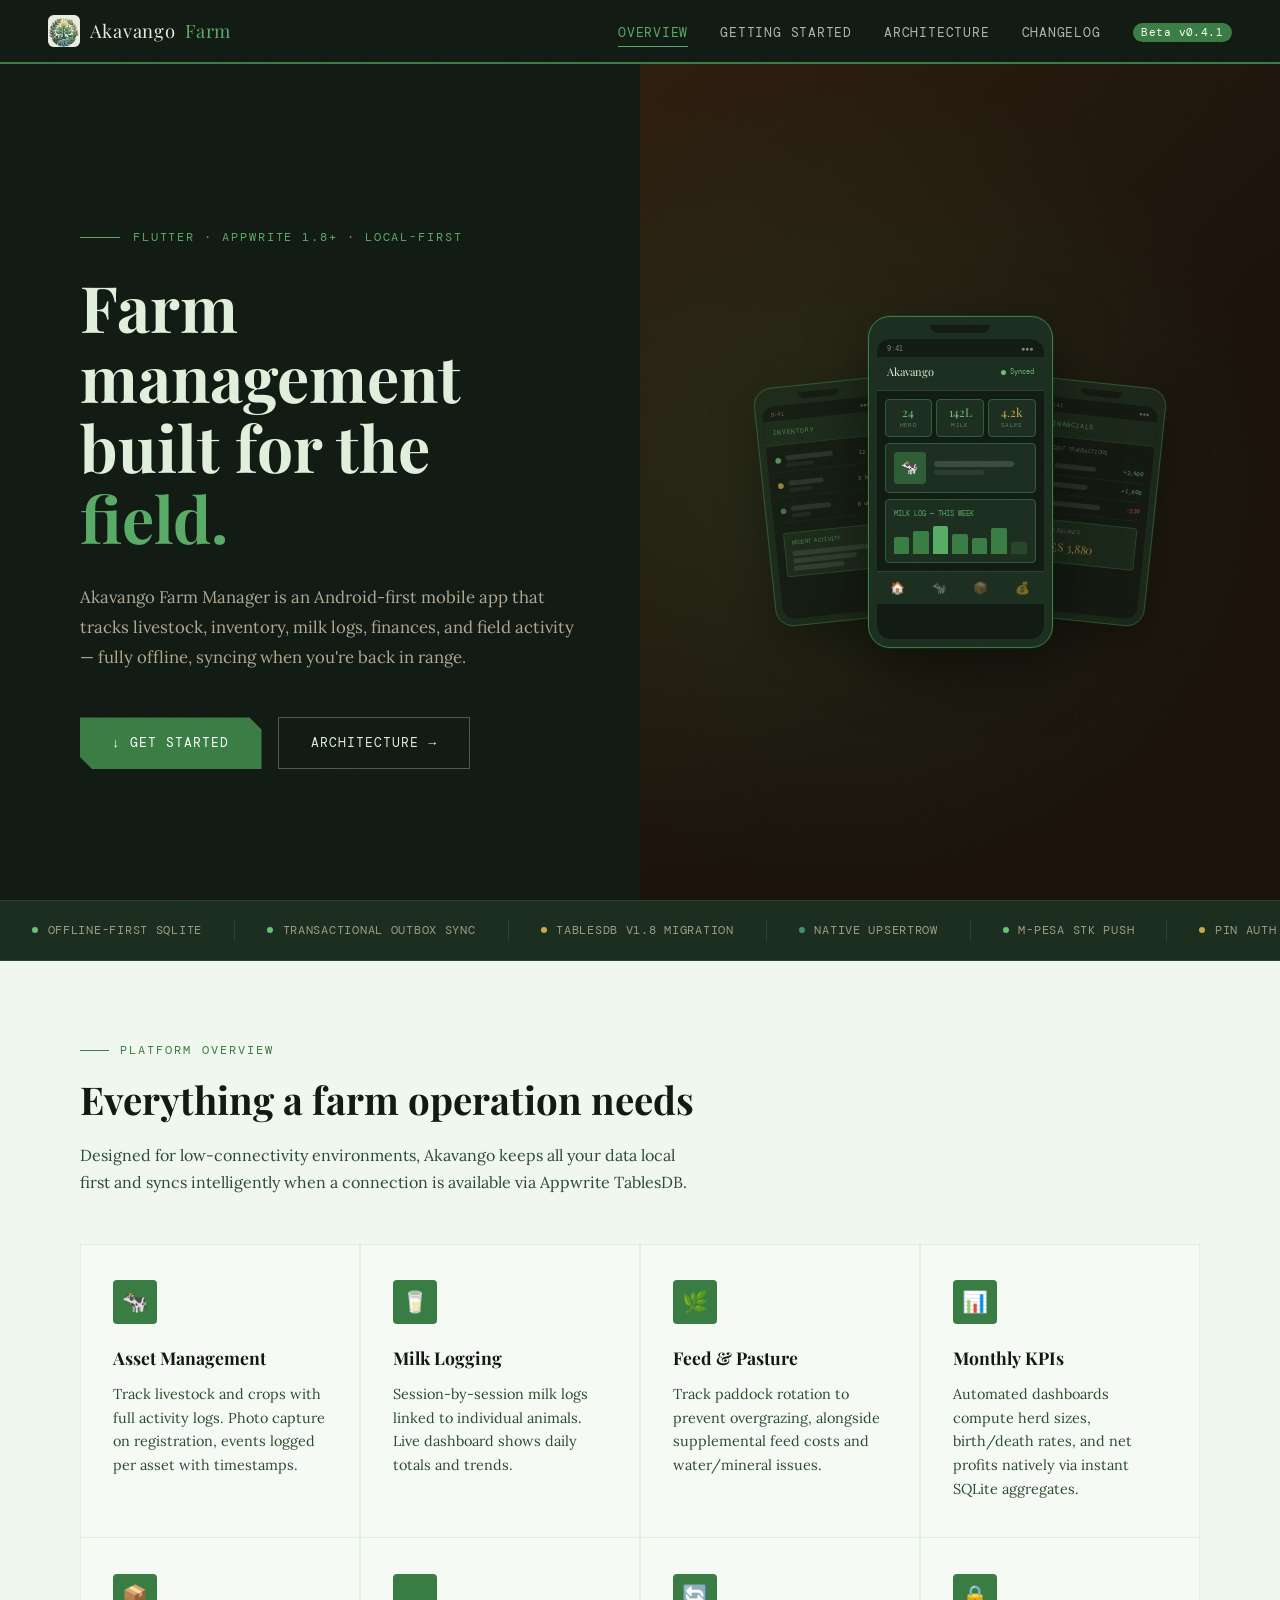
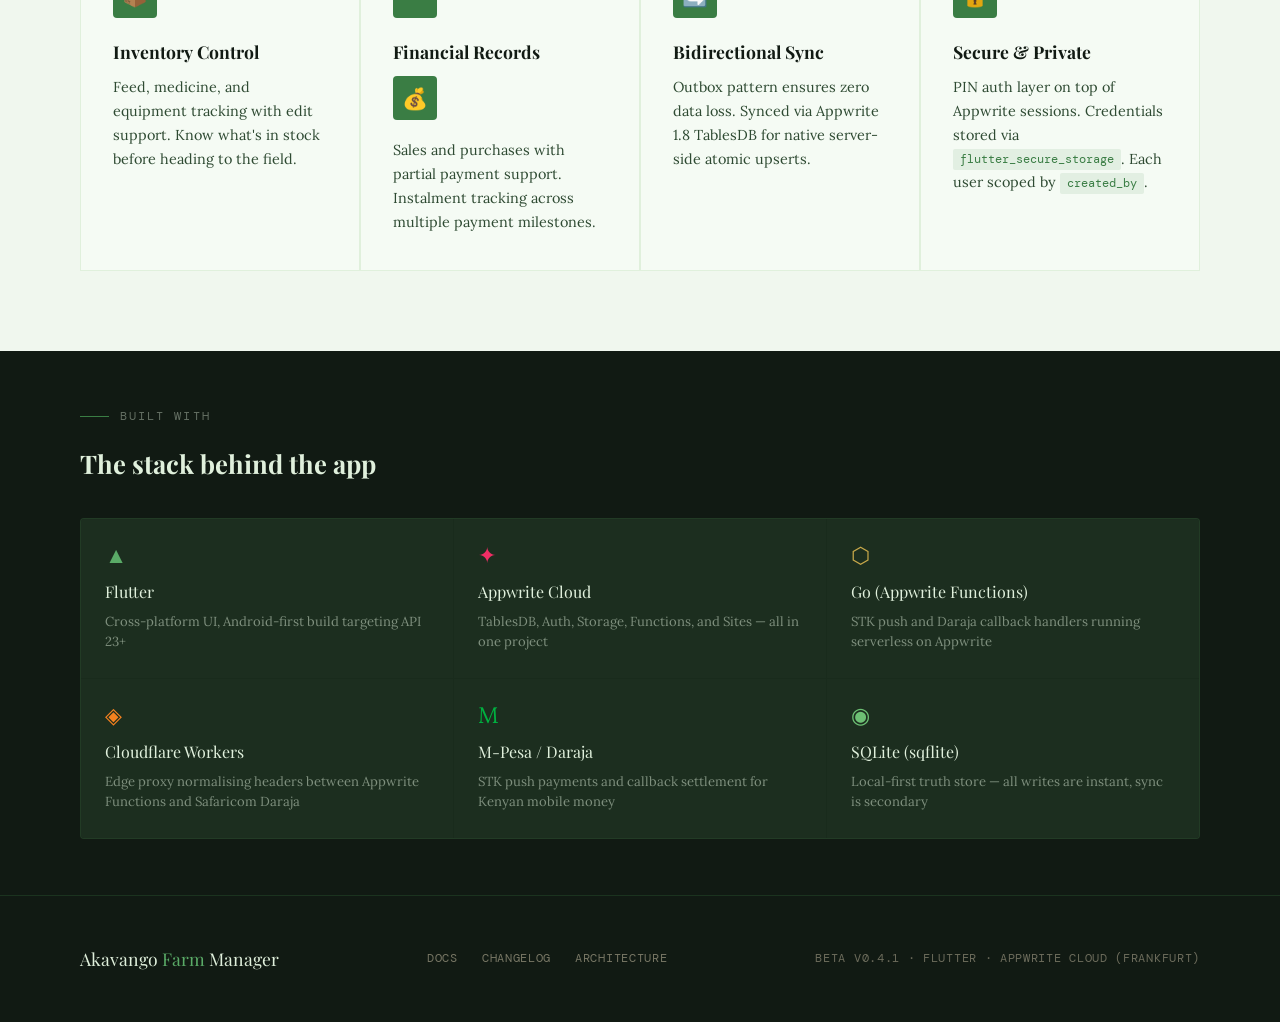
<file: docs/index.html>
<!DOCTYPE html>
<html lang="en">
<head>
<meta charset="UTF-8">
<meta name="viewport" content="width=device-width, initial-scale=1.0">
<title>Akavango Farm Manager — Documentation</title>

<link rel="icon" type="image/png" href="assets/logo.png">
<link rel="apple-touch-icon" href="assets/logo.png">

<link rel="preconnect" href="https://fonts.googleapis.com">
<link href="https://fonts.googleapis.com/css2?family=Playfair+Display:wght@700;900&family=DM+Mono:wght@400;500&family=Lora:ital,wght@0,400;0,600;1,400&display=swap" rel="stylesheet">
<link rel="stylesheet" href="css/styles.css">
</head>
<body>

<nav>
  <a href="#" class="nav-brand" onclick="showPage('home')">
    <div class="logo-mark" id="nav-logo-mark">
      <img src="assets/logo.png" alt="Akavango Logo" onerror="this.parentElement.classList.add('no-logo');this.style.display='none'">
    </div>
    Akavango <span class="accent">Farm</span>
  </a>
  <ul class="nav-links">
    <li><a href="#" onclick="showPage('home')" id="nav-home" class="active">Overview</a></li>
    <li><a href="#" onclick="showPage('start')" id="nav-start">Getting Started</a></li>
    <li><a href="#" onclick="showPage('arch')" id="nav-arch">Architecture</a></li>
    <li><a href="#" onclick="showPage('changelog')" id="nav-changelog">Changelog</a></li>
    <li><span class="nav-badge">Beta v0.4.1</span></li>
  </ul>
  <button class="nav-hamburger" id="hamburger" aria-label="Toggle menu" onclick="toggleDrawer()">
    <span></span><span></span><span></span>
  </button>
</nav>

<div class="nav-drawer" id="nav-drawer">
  <a href="#" onclick="showPage('home');closeDrawer()" id="drawer-home">Overview</a>
  <a href="#" onclick="showPage('start');closeDrawer()" id="drawer-start">Getting Started</a>
  <a href="#" onclick="showPage('arch');closeDrawer()" id="drawer-arch">Architecture</a>
  <a href="#" onclick="showPage('changelog');closeDrawer()" id="drawer-changelog">Changelog</a>
  <span class="nav-badge">Beta v0.4.1</span>
</div>

<div id="page-home" class="page active">

  <div class="hero">
    <div class="hero-left">
      <div class="hero-eyebrow">Flutter · Appwrite 1.8+ · Local-First</div>
      <h1 class="hero-title">Farm management built for the <em>field.</em></h1>
      <p class="hero-desc">Akavango Farm Manager is an Android-first mobile app that tracks livestock, inventory, milk logs, finances, and field activity — fully offline, syncing when you're back in range.</p>
      <div class="hero-ctas">
        <a href="#" class="btn-primary" onclick="showPage('start')">↓ Get Started</a>
        <a href="#" class="btn-ghost" onclick="showPage('arch')">Architecture →</a>
      </div>
    </div>
    <div class="hero-right">
      <div class="hero-visual">
        <div class="screen-showcase">
          <div class="mock-phone mock-back-left">
            <div class="mock-shell">
              <div class="mock-notch"></div>
              <div class="mock-screen">
                <div class="mock-statusbar">
                  <span style="font-size:7px;color:rgba(224,240,220,.5);font-family:DM Mono,monospace">9:41</span>
                  <span style="font-size:7px;color:rgba(224,240,220,.5);font-family:DM Mono,monospace">●●●</span>
                </div>
                <div class="mock-topbar" style="background:#1c2e1f;padding:8px 10px;">
                  <div style="font-family:DM Mono,monospace;font-size:8px;color:#5aab67;letter-spacing:.08em">INVENTORY</div>
                </div>
                <div style="padding:8px 10px;">
                  <div class="mock-row" style="margin-bottom:6px">
                    <div class="mock-item-row"><div class="mock-dot" style="background:#6dbf74"></div><div style="flex:1"><div class="mock-line" style="width:70%"></div><div class="mock-line short" style="width:40%;margin-top:3px;opacity:.5"></div></div><div style="font-family:DM Mono,monospace;font-size:7px;color:#c8a84a">12 kg</div></div>
                  </div>
                  <div class="mock-row" style="margin-bottom:6px">
                    <div class="mock-item-row"><div class="mock-dot" style="background:#c8a84a"></div><div style="flex:1"><div class="mock-line" style="width:55%"></div><div class="mock-line short" style="width:35%;margin-top:3px;opacity:.5"></div></div><div style="font-family:DM Mono,monospace;font-size:7px;color:#c8a84a">3 bags</div></div>
                  </div>
                  <div class="mock-row">
                    <div class="mock-item-row"><div class="mock-dot" style="background:#4a8c6f"></div><div style="flex:1"><div class="mock-line" style="width:65%"></div><div class="mock-line short" style="width:30%;margin-top:3px;opacity:.5"></div></div><div style="font-family:DM Mono,monospace;font-size:7px;color:#c8a84a">6 units</div></div>
                  </div>
                </div>
                <div style="padding:0 10px;margin-top:4px">
                  <div style="background:#1c2e1f;border-radius:3px;padding:6px 8px;border:1px solid #2e5e35">
                    <div style="font-family:DM Mono,monospace;font-size:7px;color:#5aab67;margin-bottom:4px">RECENT ACTIVITY</div>
                    <div class="mock-line" style="width:90%;margin-bottom:3px"></div>
                    <div class="mock-line" style="width:75%;margin-bottom:3px"></div>
                    <div class="mock-line" style="width:60%"></div>
                  </div>
                </div>
              </div>
            </div>
          </div>

          <div class="mock-phone mock-center">
            <div class="mock-shell">
              <div class="mock-notch"></div>
              <div class="mock-screen">
                <div class="mock-statusbar">
                  <span style="font-size:7px;color:rgba(224,240,220,.5);font-family:DM Mono,monospace">9:41</span>
                  <span style="font-size:7px;color:rgba(224,240,220,.5);font-family:DM Mono,monospace">●●●</span>
                </div>
                <div class="mock-topbar">
                  <div style="font-family:'Playfair Display',serif;font-size:11px;color:#e0f0dc">Akavango</div>
                  <div class="mock-sync-dot"><span></span>Synced</div>
                </div>
                <div class="mock-stats-row">
                  <div class="mock-stat-card">
                    <div class="mock-stat-num">24</div>
                    <div class="mock-stat-label">Herd</div>
                  </div>
                  <div class="mock-stat-card">
                    <div class="mock-stat-num">142L</div>
                    <div class="mock-stat-label">Milk</div>
                  </div>
                  <div class="mock-stat-card">
                    <div class="mock-stat-num" style="color:#c8a84a">4.2k</div>
                    <div class="mock-stat-label">Sales</div>
                  </div>
                </div>
                <div style="padding:0 8px;margin-bottom:6px">
                  <div style="background:#1c2e1f;border-radius:4px;padding:8px;border:1px solid #2e5e35;display:flex;gap:8px;align-items:center">
                    <div style="width:32px;height:32px;border-radius:3px;background:#2e5e35;flex-shrink:0;display:flex;align-items:center;justify-content:center;font-size:14px">🐄</div>
                    <div>
                      <div class="mock-line" style="width:80px;margin-bottom:3px"></div>
                      <div class="mock-line short" style="width:50px;opacity:.5"></div>
                    </div>
                  </div>
                </div>
                <div style="padding:0 8px">
                  <div style="background:#1c2e1f;border-radius:4px;padding:8px;border:1px solid #2e5e35">
                    <div style="font-family:DM Mono,monospace;font-size:7px;color:#5aab67;margin-bottom:6px">MILK LOG — THIS WEEK</div>
                    <div style="display:flex;align-items:flex-end;gap:4px;height:28px">
                      <div style="flex:1;background:#3a7d44;border-radius:2px 2px 0 0;height:60%"></div>
                      <div style="flex:1;background:#3a7d44;border-radius:2px 2px 0 0;height:80%"></div>
                      <div style="flex:1;background:#5aab67;border-radius:2px 2px 0 0;height:100%"></div>
                      <div style="flex:1;background:#3a7d44;border-radius:2px 2px 0 0;height:70%"></div>
                      <div style="flex:1;background:#3a7d44;border-radius:2px 2px 0 0;height:55%"></div>
                      <div style="flex:1;background:#3a7d44;border-radius:2px 2px 0 0;height:90%"></div>
                      <div style="flex:1;background:#2e5e35;border-radius:2px 2px 0 0;height:40%;opacity:.5"></div>
                    </div>
                  </div>
                </div>
                <div class="mock-bottomnav">
                  <div class="mock-nav-item active">🏠</div>
                  <div class="mock-nav-item">🐄</div>
                  <div class="mock-nav-item">📦</div>
                  <div class="mock-nav-item">💰</div>
                </div>
              </div>
            </div>
          </div>

          <div class="mock-phone mock-back-right">
            <div class="mock-shell">
              <div class="mock-notch"></div>
              <div class="mock-screen">
                <div class="mock-statusbar">
                  <span style="font-size:7px;color:rgba(224,240,220,.5);font-family:DM Mono,monospace">9:41</span>
                  <span style="font-size:7px;color:rgba(224,240,220,.5);font-family:DM Mono,monospace">●●●</span>
                </div>
                <div class="mock-topbar" style="background:#1c2e1f;padding:8px 10px;">
                  <div style="font-family:DM Mono,monospace;font-size:8px;color:#5aab67;letter-spacing:.08em">FINANCIALS</div>
                </div>
                <div style="padding:8px 10px">
                  <div style="font-family:DM Mono,monospace;font-size:7px;color:rgba(224,240,220,.4);margin-bottom:4px">RECENT TRANSACTIONS</div>
                  <div class="mock-finance-row">
                    <div class="mock-dot" style="background:#6dbf74"></div>
                    <div style="flex:1"><div class="mock-line" style="width:65%"></div></div>
                    <div style="font-family:DM Mono,monospace;font-size:7px;color:#6dbf74">+2,400</div>
                  </div>
                  <div class="mock-finance-row">
                    <div class="mock-dot" style="background:#6dbf74"></div>
                    <div style="flex:1"><div class="mock-line" style="width:55%"></div></div>
                    <div style="font-family:DM Mono,monospace;font-size:7px;color:#6dbf74">+1,800</div>
                  </div>
                  <div class="mock-finance-row">
                    <div class="mock-dot" style="background:#e05a4a"></div>
                    <div style="flex:1"><div class="mock-line" style="width:70%"></div></div>
                    <div style="font-family:DM Mono,monospace;font-size:7px;color:#e05a4a">−320</div>
                  </div>
                  <div style="margin-top:8px;background:#1c2e1f;border-radius:3px;padding:6px 8px;border:1px solid #2e5e35">
                    <div style="font-family:DM Mono,monospace;font-size:7px;color:rgba(224,240,220,.4)">NET BALANCE</div>
                    <div style="font-family:'Playfair Display',serif;font-size:14px;color:#c8a84a;margin-top:2px">KES 3,880</div>
                  </div>
                </div>
              </div>
            </div>
          </div>
        </div>
      </div>
    </div>
  </div>

  <div class="features-strip">
    <div class="features-strip-track">
      <div class="feature-chip"><div class="dot"></div><span>Offline-first SQLite</span></div>
      <div class="feature-chip"><div class="dot"></div><span>Transactional outbox sync</span></div>
      <div class="feature-chip"><div class="dot" style="background:var(--harvest)"></div><span>TablesDB v1.8 Migration</span></div>
      <div class="feature-chip"><div class="dot" style="background:var(--river)"></div><span>Native upsertRow</span></div>
      <div class="feature-chip"><div class="dot"></div><span>M-Pesa STK push</span></div>
      <div class="feature-chip"><div class="dot" style="background:var(--harvest)"></div><span>PIN auth layer</span></div>
      <div class="feature-chip"><div class="dot" style="background:var(--river)"></div><span>Bidirectional sync</span></div>
      <div class="feature-chip"><div class="dot"></div><span>Appwrite Functions · Go</span></div>
      <div class="feature-chip"><div class="dot" style="background:var(--harvest)"></div><span>Feed & Pasture logs</span></div>
      <div class="feature-chip"><div class="dot" style="background:var(--river)"></div><span>Appwrite Sites</span></div>
      <div class="feature-chip"><div class="dot"></div><span>Android-first</span></div>
      <div class="feature-chip"><div class="dot"></div><span>Offline-first SQLite</span></div>
      <div class="feature-chip"><div class="dot"></div><span>Transactional outbox sync</span></div>
      <div class="feature-chip"><div class="dot" style="background:var(--harvest)"></div><span>TablesDB v1.8 Migration</span></div>
      <div class="feature-chip"><div class="dot" style="background:var(--river)"></div><span>Native upsertRow</span></div>
      <div class="feature-chip"><div class="dot"></div><span>M-Pesa STK push</span></div>
      <div class="feature-chip"><div class="dot" style="background:var(--harvest)"></div><span>PIN auth layer</span></div>
      <div class="feature-chip"><div class="dot" style="background:var(--river)"></div><span>Bidirectional sync</span></div>
      <div class="feature-chip"><div class="dot"></div><span>Appwrite Functions · Go</span></div>
      <div class="feature-chip"><div class="dot" style="background:var(--harvest)"></div><span>Feed & Pasture logs</span></div>
      <div class="feature-chip"><div class="dot" style="background:var(--river)"></div><span>Appwrite Sites</span></div>
      <div class="feature-chip"><div class="dot"></div><span>Android-first</span></div>
    </div>
  </div>

  <section style="background:var(--fog);">
    <div class="section-label">Platform Overview</div>
    <h2 class="section-title">Everything a farm operation needs</h2>
    <p class="section-sub">Designed for low-connectivity environments, Akavango keeps all your data local first and syncs intelligently when a connection is available via Appwrite TablesDB.</p>
    <div class="feature-grid">
      <div class="feature-card fade-up">
        <div class="feature-icon">🐄</div>
        <h3>Asset Management</h3>
        <p>Track livestock and crops with full activity logs. Photo capture on registration, events logged per asset with timestamps.</p>
      </div>
      <div class="feature-card fade-up">
        <div class="feature-icon">🥛</div>
        <h3>Milk Logging</h3>
        <p>Session-by-session milk logs linked to individual animals. Live dashboard shows daily totals and trends.</p>
      </div>
      <div class="feature-card fade-up">
        <div class="feature-icon">🌿</div>
        <h3>Feed & Pasture</h3>
        <p>Track paddock rotation to prevent overgrazing, alongside supplemental feed costs and water/mineral issues.</p>
      </div>
      <div class="feature-card fade-up">
        <div class="feature-icon">📊</div>
        <h3>Monthly KPIs</h3>
        <p>Automated dashboards compute herd sizes, birth/death rates, and net profits natively via instant SQLite aggregates.</p>
      </div>
      <div class="feature-card fade-up">
        <div class="feature-icon">📦</div>
        <h3>Inventory Control</h3>
        <p>Feed, medicine, and equipment tracking with edit support. Know what's in stock before heading to the field.</p>
      </div>
      <div class="feature-card fade-up">
        <div class="feature-icon"></div>
        <h3>Financial Records</h3>
        <div class="feature-icon">💰</div>
        <p>Sales and purchases with partial payment support. Instalment tracking across multiple payment milestones.</p>
      </div>
      <div class="feature-card fade-up">
        <div class="feature-icon">🔄</div>
        <h3>Bidirectional Sync</h3>
        <p>Outbox pattern ensures zero data loss. Synced via Appwrite 1.8 TablesDB for native server-side atomic upserts.</p>
      </div>
      <div class="feature-card fade-up">
        <div class="feature-icon">🔒</div>
        <h3>Secure &amp; Private</h3>
        <p>PIN auth layer on top of Appwrite sessions. Credentials stored via <code>flutter_secure_storage</code>. Each user scoped by <code>created_by</code>.</p>
      </div>
    </div>
  </section>

  <section style="background:var(--soil);padding:3.5rem 5rem;">
    <div class="section-label" style="color:rgba(224,240,220,.4);">Built with</div>
    <h2 style="font-family:var(--font-display);font-size:1.6rem;color:var(--straw);margin-bottom:2rem;">The stack behind the app</h2>
    <div class="powered-grid">
      <div class="powered-card">
        <div class="powered-icon">▲</div>
        <div class="powered-name">Flutter</div>
        <div class="powered-desc">Cross-platform UI, Android-first build targeting API 23+</div>
      </div>
      <div class="powered-card">
        <div class="powered-icon" style="color:#f02e65;">✦</div>
        <div class="powered-name">Appwrite Cloud</div>
        <div class="powered-desc">TablesDB, Auth, Storage, Functions, and Sites — all in one project</div>
      </div>
      <div class="powered-card">
        <div class="powered-icon" style="color:#c8a84a;">⬡</div>
        <div class="powered-name">Go (Appwrite Functions)</div>
        <div class="powered-desc">STK push and Daraja callback handlers running serverless on Appwrite</div>
      </div>
      <div class="powered-card">
        <div class="powered-icon" style="color:#f6821f;">◈</div>
        <div class="powered-name">Cloudflare Workers</div>
        <div class="powered-desc">Edge proxy normalising headers between Appwrite Functions and Safaricom Daraja</div>
      </div>
      <div class="powered-card">
        <div class="powered-icon" style="color:#00b140;">M</div>
        <div class="powered-name">M-Pesa / Daraja</div>
        <div class="powered-desc">STK push payments and callback settlement for Kenyan mobile money</div>
      </div>
      <div class="powered-card">
        <div class="powered-icon" style="color:#6dbf74;">◉</div>
        <div class="powered-name">SQLite (sqflite)</div>
        <div class="powered-desc">Local-first truth store — all writes are instant, sync is secondary</div>
      </div>
    </div>
  </section>

  <footer>
    <div class="footer-brand">Akavango <span>Farm</span> Manager</div>
    <div class="footer-links">
      <a href="#" onclick="showPage('start')">Docs</a>
      <a href="#" onclick="showPage('changelog')">Changelog</a>
      <a href="#" onclick="showPage('arch')">Architecture</a>
    </div>
    <div class="footer-meta">Beta v0.4.1 · Flutter · Appwrite Cloud (Frankfurt)</div>
  </footer>
</div>

<div id="page-start" class="page">
<div class="docs-layout">
  <aside class="docs-sidebar">
    <div class="sidebar-group">
      <div class="sidebar-group-label">Introduction</div>
      <a href="#" class="sidebar-link active" onclick="scrollDoc('gs-intro',this)">Overview</a>
      <a href="#" class="sidebar-link" onclick="scrollDoc('gs-prereq',this)">Prerequisites</a>
    </div>
    <div class="sidebar-group">
      <div class="sidebar-group-label">Installation</div>
      <a href="#" class="sidebar-link" onclick="scrollDoc('gs-flutter',this)">Flutter Setup</a>
      <a href="#" class="sidebar-link" onclick="scrollDoc('gs-appwrite',this)">Appwrite Console</a>
      <a href="#" class="sidebar-link" onclick="scrollDoc('gs-env',this)">Environment Config</a>
    </div>
    <div class="sidebar-group">
      <div class="sidebar-group-label">Run & Build</div>
      <a href="#" class="sidebar-link" onclick="scrollDoc('gs-run',this)">First Run</a>
      <a href="#" class="sidebar-link" onclick="scrollDoc('gs-build',this)">Release Build</a>
    </div>
    <div class="sidebar-group">
      <div class="sidebar-group-label">Reference</div>
      <a href="#" class="sidebar-link" onclick="scrollDoc('gs-envvars',this)">All Config Values</a>
      <a href="#" class="sidebar-link" onclick="scrollDoc('gs-known',this)">Known Issues</a>
    </div>
  </aside>
  <main class="docs-content">
    <h1 id="gs-intro">Getting Started</h1>
    <p class="lead">Get Akavango Farm Manager running on your Android device. The app uses <strong>Appwrite 1.8.0+</strong> terminology: "Tables" and "Rows". Appwrite Cloud (Frankfurt region) handles the backend — you'll need a free Appwrite account.</p>

    <h2 id="gs-prereq">Prerequisites</h2>
    <ul>
      <li>Flutter SDK <strong>≥ 3.19</strong> (<code>flutter --version</code> to check)</li>
      <li>Dart SDK included with Flutter</li>
      <li>Android Studio or VS Code with Flutter extension</li>
      <li>Android device or emulator — API level 23 (Android 6) minimum</li>
      <li>An <a href="https://cloud.appwrite.io" style="color:var(--terracotta)">Appwrite Cloud</a> account (free tier works)</li>
      <li>Git</li>
    </ul>

    <div class="callout info"><strong>iOS note:</strong> The architecture is iOS-ready. You'll need Xcode on macOS and an Apple Developer account for device builds.</div>

    <h2 id="gs-flutter">Flutter Setup</h2>
    <div class="step-list">
      <div class="step">
        <div class="step-num">1</div>
        <div class="step-body">
          <h4>Clone the repository</h4>
          <pre><code>git clone https://github.com/your-org/akavango-farm.git
cd akavango-farm</code></pre>
        </div>
      </div>
      <div class="step">
        <div class="step-num">2</div>
        <div class="step-body">
          <h4>Install dependencies</h4>
          <pre><code>flutter pub get</code></pre>
          <p>Key packages from <code>pubspec.yaml</code>:</p>
          <ul>
            <li><code>appwrite: ^21.0.0</code> — Appwrite Dart/Flutter SDK</li>
            <li><code>sqflite</code> — SQLite local database</li>
            <li><code>image_picker</code> — Camera and gallery access</li>
            <li><code>flutter_image_compress</code> — JPEG compression to ~200KB</li>
            <li><code>flutter_secure_storage</code> — Session persistence</li>
          </ul>
        </div>
      </div>
      <div class="step">
        <div class="step-num">3</div>
        <div class="step-body">
          <h4>Verify Flutter doctor</h4>
          <pre><code>flutter doctor -v</code></pre>
          <p>All Android toolchain items should show ✓. Xcode warnings are acceptable if targeting Android only.</p>
        </div>
      </div>
    </div>

    <h2 id="gs-appwrite">Appwrite Console Setup</h2>
    <p>Log in to <strong>cloud.appwrite.io</strong>, select your project, and confirm the following are created:</p>

    <h3>Project &amp; Database IDs</h3>
    <pre><code>Project ID : YOUR_PROJECT_ID
Database ID: YOUR_DATABASE_ID
Endpoint   : https://YOUR_APPWRITE_ENDPOINT/v1</code></pre>

    <h3>Required Tables (formerly Collections)</h3>
    <p>All tables live in the same database. Create each with these primary keys:</p>
    <div class="table-scroll"><table class="collection-table">
      <thead><tr><th>Table ID</th><th>Primary Key</th><th>Notes</th></tr></thead>
      <tbody>
        <tr><td>ledger_entries</td><td>event_id</td><td>Append-only truth log</td></tr>
        <tr><td>assets</td><td>asset_id</td><td>Livestock + crops</td></tr>
        <tr><td>inventory</td><td>item_id</td><td>Feed, medicine, equipment</td></tr>
        <tr><td>financials</td><td>transaction_id</td><td>Sales + purchases</td></tr>
        <tr><td>partial_payments</td><td>payment_id</td><td>Instalments on a financial record</td></tr>
        <tr><td>asset_events</td><td>event_id</td><td>Activity log per asset</td></tr>
        <tr><td>milk_logs</td><td>log_id</td><td>Milk sessions</td></tr>
        <tr><td>flock_logs</td><td>log_id</td><td>Paddock rotation and supplemental feed tracking</td></tr>
        <tr><td>asset_images</td><td>image_id</td><td>Image metadata — stores file reference and thumbnail URL</td></tr>
        <tr><td>sync_conflicts</td><td>conflict_id</td><td>Conflict audit log</td></tr>
      </tbody>
    </table></div>

    <h3>Required Indexes (on every table)</h3>
    <pre><code>created_by  → Key ASC
created_at  → Key ASC</code></pre>

    <h3>Storage Bucket</h3>
    <pre><code>Bucket ID  : asset-images
Max size   : 200 KB per file
Allowed    : image/jpeg</code></pre>

    <h2 id="gs-env">Environment Config</h2>
    <p>Create a <code>lib/config/app_config.dart</code> file (gitignored) with your Appwrite credentials:</p>
    <pre><code>class AppConfig {
  static const String endpoint   = 'https://YOUR_APPWRITE_ENDPOINT/v1';
  static const String projectId  = 'YOUR_PROJECT_ID';
  static const String databaseId = 'YOUR_DATABASE_ID';
  static const String bucketId   = 'asset-images';
}</code></pre>

    <div class="callout"><strong>Tip:</strong> Never commit real credentials to a public repo. Use a <code>.env</code> file + <code>flutter_dotenv</code>, or CI/CD secrets for production builds.</div>

    <h2 id="gs-run">First Run</h2>
    <div class="step-list">
      <div class="step">
        <div class="step-num">1</div>
        <div class="step-body">
          <h4>Connect your Android device</h4>
          <p>Enable USB debugging in Developer Options. Confirm device is visible:</p>
          <pre><code>flutter devices</code></pre>
        </div>
      </div>
      <div class="step">
        <div class="step-num">2</div>
        <div class="step-body">
          <h4>Launch the app</h4>
          <pre><code>flutter run --debug</code></pre>
          <p>On first launch the app creates the local SQLite schema. You'll be prompted to set a PIN.</p>
        </div>
      </div>
      <div class="step">
        <div class="step-num">3</div>
        <div class="step-body">
          <h4>Verify sync</h4>
          <p>After logging in, watch the sync banner at the bottom of the home screen. Long-press it to open the conflict viewer.</p>
        </div>
      </div>
    </div>

    <h2 id="gs-build">Release Build</h2>
    <pre><code># Android APK
flutter build apk --release --split-per-abi

# Android App Bundle (Play Store)
flutter build appbundle --release</code></pre>
    <p>Output APKs will be in <code>build/app/outputs/flutter-apk/</code>. The <code>--split-per-abi</code> flag produces separate APKs for arm64, armeabi-v7a, and x86_64 — use the <code>arm64-v8a</code> build for modern devices including the your Android device.</p>

    <h2 id="gs-envvars">All Config Values</h2>
    <div class="table-scroll"><table class="collection-table">
      <thead><tr><th>Key</th><th>Value</th><th>Where used</th></tr></thead>
      <tbody>
        <tr><td>endpoint</td><td>https://YOUR_APPWRITE_ENDPOINT/v1</td><td>Appwrite SDK init</td></tr>
        <tr><td>projectId</td><td>YOUR_PROJECT_ID</td><td>Appwrite SDK init</td></tr>
        <tr><td>databaseId</td><td>YOUR_DATABASE_ID</td><td>All DB calls</td></tr>
        <tr><td>bucketId</td><td>asset-images</td><td>ImageSyncService</td></tr>
        <tr><td>syncTickMs</td><td>1000000 (1000s)</td><td>AppRefreshService</td></tr>
        <tr><td>maxImageBytes</td><td>204800 (200KB)</td><td>flutter_image_compress</td></tr>
        <tr><td>sqliteVersion</td><td>2</td><td>sqflite DB upgrade</td></tr>
      </tbody>
    </table></div>

    <h2 id="gs-known">Known Issues</h2>
    <div class="callout">
      <strong>M-Pesa no-receipt path</strong> — Partial payments via M-Pesa are unsupported when no receipt exists. A "manual M-Pesa entry" option is on the roadmap.
    </div>
  </main>
</div>
</div>

<div id="page-arch" class="page">
<div class="arch-page">
  <div class="section-label">Technical Reference</div>
  <h1>Architecture</h1>
  <p class="lead">Akavango is built on a local-first principle: SQLite is the source of truth on-device, and Appwrite TablesDB (v1.8.0+) is the sync target. The payment layer is powered by Appwrite Functions in Go talking to Safaricom's Daraja API via a Cloudflare Worker. This very documentation is hosted on Appwrite Sites.</p>

  <h2>Service Architecture</h2>
  <div class="arch-grid">
    <div class="arch-card">
      <div class="arch-card-header"><span class="icon">🔄</span><h3>SyncService</h3></div>
      <div class="arch-card-body">
        <p>Drains the <code>sync_queue</code> outbox table to Appwrite Database. Fires on connectivity restore, on PIN unlock, and on the 1000s heartbeat.</p>
        <ul>
          <li>Reads pending rows from <code>sync_queue</code></li>
          <li>Uses <code>tablesDB.upsertRow</code> for atomic writes</li>
          <li>Marks queue row as processed on success</li>
          <li>Triggers <code>DownSyncService</code> after completion</li>
        </ul>
      </div>
    </div>
    <div class="arch-card">
      <div class="arch-card-header"><span class="icon">⬇️</span><h3>DownSyncService</h3></div>
      <div class="arch-card-body">
        <p>Cursor-based pull of all 10 tables from Appwrite. Uses <code>sync_meta</code> table to persist per-table cursors so only new/updated rows are fetched.</p>
        <ul>
          <li>Reads last cursor from <code>sync_meta</code></li>
          <li>Fetches pages sorted by <code>created_at ASC</code></li>
          <li>Writes to SQLite, detects conflicts</li>
          <li>Logs conflicts to <code>sync_conflicts</code></li>
        </ul>
      </div>
    </div>
    <div class="arch-card">
      <div class="arch-card-header"><span class="icon">⏱️</span><h3>AppRefreshService</h3></div>
      <div class="arch-card-body">
        <p>Drives the background heartbeat. Exposes a stream that fires twice per tick — once before and once after sync — so UI layers can show a loading state cleanly.</p>
        <ul>
          <li>1000s periodic tick</li>
          <li>Immediate tick on app unlock</li>
          <li>Pre + post sync stream events</li>
        </ul>
      </div>
    </div>
    <div class="arch-card">
      <div class="arch-card-header"><span class="icon">📸</span><h3>ImageService + ImageSyncService</h3></div>
      <div class="arch-card-body">
        <p>Two-stage image pipeline. <code>ImageService</code> handles capture and local persistence. <code>ImageSyncService</code> handles upload and metadata push.</p>
        <ul>
          <li>Pick → compress (JPEG, ≤200KB) → cache → SQLite row</li>
          <li>Queue file for upload to <code>asset-images</code> bucket</li>
          <li>Push metadata row to <code>asset_images</code> table</li>
          <li>Download thumbnails on down-sync</li>
        </ul>
      </div>
    </div>
    <div class="arch-card">
      <div class="arch-card-header"><span class="icon">🔐</span><h3>SessionManager + PinService</h3></div>
      <div class="arch-card-body">
        <p>Two-layer auth. Appwrite handles cloud sessions; PIN provides local unlock without requiring network.</p>
        <ul>
          <li><code>SessionManager</code> — holds <code>userId</code> in memory</li>
          <li>Restored from <code>flutter_secure_storage</code> on start</li>
          <li><code>PinService</code> — hashes PIN into <code>auth_config</code> table</li>
          <li>PIN unlock triggers immediate sync tick</li>
        </ul>
      </div>
    </div>
    <div class="arch-card">
      <div class="arch-card-header"><span class="icon">🗄️</span><h3>Local SQLite Schema</h3></div>
      <div class="arch-card-body">
        <p>Version 2 schema with migrations handled via <code>sqflite</code> onUpgrade routines.</p>
        <ul>
          <li><code>sync_queue</code> — outbox for up-sync</li>
          <li><code>sync_meta</code> — per-collection down-sync cursors</li>
          <li><code>auth_config</code> — hashed PIN store</li>
          <li>All 10 tables (mirrored from Appwrite)</li>
        </ul>
      </div>
    </div>
  </div>

  <h2>Data Flow</h2>
  <div class="highlight-row" style="padding:0;gap:3rem;margin-bottom:2.5rem">
    <div class="highlight-img" style="background: var(--soil); border-radius:4px; height:240px">
      <svg viewBox="0 0 300 200" width="280" fill="none" xmlns="http://www.w3.org/2000/svg">
        <rect x="10" y="75" width="80" height="50" rx="4" fill="#1c2e1f" stroke="#3a7d44" stroke-width="1.2"/>
        <text x="22" y="97" font-family="DM Mono,monospace" font-size="8" fill="#5aab67">WRITE</text>
        <text x="22" y="111" font-family="DM Mono,monospace" font-size="7" fill="rgba(224,240,220,.4)">SQLite</text>
        <path d="M92 100 L118 100" stroke="#3a7d44" stroke-width="1.2" marker-end="url(#a2)"/>
        <rect x="120" y="75" width="80" height="50" rx="4" fill="#1c2e1f" stroke="#c8a84a" stroke-width="1.2"/>
        <text x="130" y="97" font-family="DM Mono,monospace" font-size="8" fill="#c8a84a">QUEUE</text>
        <text x="130" y="111" font-family="DM Mono,monospace" font-size="7" fill="rgba(224,240,220,.4)">sync_queue</text>
        <path d="M202 100 L228 100" stroke="#c8a84a" stroke-width="1.2" marker-end="url(#a3)"/>
        <rect x="230" y="75" width="60" height="50" rx="4" fill="#1c2e1f" stroke="#6dbf74" stroke-width="1.2"/>
        <text x="240" y="97" font-family="DM Mono,monospace" font-size="8" fill="#6dbf74">PUSH</text>
        <text x="240" y="111" font-family="DM Mono,monospace" font-size="7" fill="rgba(224,240,220,.4)">Appwrite</text>
        <path d="M260 155 L260 128" stroke="#4a8c6f" stroke-width="1" stroke-dasharray="4 3" marker-end="url(#a4)"/>
        <text x="210" y="172" font-family="DM Mono,monospace" font-size="7" fill="#4a8c6f">DOWN-SYNC (cursor-based)</text>
        <defs>
          <marker id="a2" markerWidth="6" markerHeight="6" refX="3" refY="3" orient="auto"><path d="M0,0 L6,3 L0,6 Z" fill="#3a7d44"/></marker>
          <marker id="a3" markerWidth="6" markerHeight="6" refX="3" refY="3" orient="auto"><path d="M0,0 L6,3 L0,6 Z" fill="#c8a84a"/></marker>
          <marker id="a4" markerWidth="6" markerHeight="6" refX="3" refY="3" orient="auto"><path d="M0,0 L6,3 L0,6 Z" fill="#4a8c6f"/></marker>
        </defs>
      </svg>
    </div>
    <div class="highlight-text">
      <div class="section-label">Sync Architecture</div>
      <h2>Write local, sync smart</h2>
      <p>Every write hits SQLite immediately — the app never waits for a network round-trip. A <code>sync_queue</code> outbox table records each pending operation. <code>SyncService</code> drains the queue when connectivity is available.</p>
      <p>Down-sync uses cursor-based pagination to pull all tables from Appwrite after every up-sync pass. Conflicts are resolved with "Appwrite wins" and logged for audit.</p>
      <div class="tag-list">
        <span class="tag">Outbox Pattern</span>
        <span class="tag">Cursor Pagination</span>
        <span class="tag">Conflict Audit</span>
        <span class="tag">Heartbeat Tick</span>
      </div>
    </div>
  </div>

  <h2>Step-by-step Flow</h2>
  <pre><code>User Action
    │
    ▼
SQLite (immediate write)
    │
    ├─► sync_queue (outbox row appended)
    │
    ▼  [on connect / unlock / tick]
SyncService.processQueue()
    │
    ├─► Appwrite Database (upsertRow per table)
    │
    ▼  [after up-sync]
DownSyncService.pull()
    │
    ├─► Appwrite (cursor-paged listRows per table)
    ├─► SQLite (write new/updated rows)
    └─► sync_conflicts (on version mismatch → Appwrite wins)</code></pre>

  <h2>Appwrite Tables</h2>
  <div class="table-scroll"><table class="collection-table">
    <thead><tr><th>Table ID</th><th>Primary Key</th><th>Role</th></tr></thead>
    <tbody>
      <tr><td>ledger_entries</td><td>event_id</td><td>Append-only audit / truth log. Never updated, only inserted.</td></tr>
      <tr><td>assets</td><td>asset_id</td><td>Livestock + crop records with photo references.</td></tr>
      <tr><td>inventory</td><td>item_id</td><td>Feed, medicine, equipment. Supports edit.</td></tr>
      <tr><td>financials</td><td>transaction_id</td><td>Sales and purchases. Supports partial payment linkage.</td></tr>
      <tr><td>partial_payments</td><td>payment_id</td><td>Instalments referencing a <code>financials</code> row.</td></tr>
      <tr><td>asset_events</td><td>event_id</td><td>Per-asset activity log (vaccinations, treatments, etc.).</td></tr>
      <tr><td>milk_logs</td><td>log_id</td><td>Individual milk sessions linked to an asset.</td></tr>
      <tr><td>flock_logs</td><td>log_id</td><td>Feed, pasture, and rotation tracking.</td></tr>
      <tr><td>asset_images</td><td>image_id</td><td>Image metadata. File lives in Storage bucket; this stores reference + thumbnail URL.</td></tr>
      <tr><td>sync_conflicts</td><td>conflict_id</td><td>Conflict audit. Written by DownSyncService when Appwrite version overwrites local.</td></tr>
    </tbody>
  </table></div>

  <h2>Conflict Resolution Policy</h2>
  <div class="callout">
    <strong>Appwrite wins.</strong> When a down-sync document has a newer <code>updated_at</code> than the local SQLite row, the Appwrite version overwrites the local record. The overwritten local values are recorded in <code>sync_conflicts</code> for full audit. Users can review conflicts via the long-press menu on the sync banner.
  </div>

  <h2 id="arch-infra">Cloud Infrastructure</h2>
  <p style="color:#2e4a32;font-size:.97rem;margin-bottom:2rem;">Akavango's server-side is built entirely on Appwrite — Functions for backend logic, Sites for this documentation, and Appwrite Database as the sync target. M-Pesa integration is handled via a Cloudflare Worker that bridges Safaricom's Daraja API with the app's payment flow.</p>

  <div class="arch-grid" style="margin-bottom:2.5rem">
    <div class="arch-card">
      <div class="arch-card-header"><span class="icon">📱</span><h3>M-Pesa STK Push — Appwrite Function</h3></div>
      <div class="arch-card-body">
        <p>An Appwrite Function written in <strong>Go</strong> initiates the STK push to Safaricom's Daraja API. When a user triggers a payment in the app, the function requests the push prompt on the user's phone.</p>
        <ul>
          <li>Runtime: Go on Appwrite Functions</li>
          <li>Triggered by app via Appwrite SDK function execution</li>
          <li>Calls Daraja <code>/mpesa/stkpush/v1/processrequest</code></li>
          <li>Returns <code>CheckoutRequestID</code> for callback matching</li>
        </ul>
      </div>
    </div>
    <div class="arch-card">
      <div class="arch-card-header"><span class="icon">🔁</span><h3>M-Pesa Callback — Appwrite Function</h3></div>
      <div class="arch-card-body">
        <p>A second Go function receives the payment result callback from Safaricom. It validates the payload, updates the relevant <code>financials</code> and <code>partial_payments</code> records in Appwrite Database, and marks the transaction as settled.</p>
        <ul>
          <li>Exposed as an Appwrite Function HTTP endpoint</li>
          <li>Receives and validates Daraja callback body</li>
          <li>Writes confirmed payment to <code>financials</code> table</li>
          <li>Creates row in <code>partial_payments</code> if instalment</li>
        </ul>
      </div>
    </div>
    <div class="arch-card">
      <div class="arch-card-header"><span class="icon">☁️</span><h3>Cloudflare Worker — Daraja Proxy</h3></div>
      <div class="arch-card-body">
        <p>Safaricom's Daraja API requires specific headers and has CORS restrictions that conflict with direct requests from Appwrite Functions. A Cloudflare Worker sits between the two, normalising headers and routing requests transparently.</p>
        <ul>
          <li>Proxies requests from the Go functions to Daraja</li>
          <li>Handles CORS and header compatibility</li>
          <li>Adds OAuth token injection for Daraja auth</li>
          <li>Zero cold-start latency on Cloudflare's edge network</li>
        </ul>
      </div>
    </div>
    <div class="arch-card">
      <div class="arch-card-header"><span class="icon">🌐</span><h3>Appwrite Sites — This Documentation</h3></div>
      <div class="arch-card-body">
        <p>This documentation site is deployed and hosted on Appwrite Sites — part of the same Appwrite project as the app's backend. No separate hosting provider needed.</p>
        <ul>
          <li>Static HTML deployed to Appwrite Sites</li>
          <li>Served from the same Appwrite project</li>
          <li>Connected to the same repo — changelog stays in sync with the codebase</li>
          <li>Zero external hosting dependencies</li>
        </ul>
      </div>
    </div>
  </div>

  <h3>M-Pesa Payment Flow</h3>
  <pre><code>User confirms payment in app
    │
    ▼
Appwrite Function (Go) — STK Push
    │
    ▼
Cloudflare Worker (header/CORS proxy)
    │
    ▼
Safaricom Daraja API → STK prompt on user's phone
    │
    ▼  [user enters PIN on phone]
Daraja Callback → Cloudflare Worker → Appwrite Function (Go)
    │
    ├─► Appwrite Database: update financials row
    └─► Appwrite Database: insert partial_payment row (if instalment)</code></pre>

  <h2>Deferred &amp; Roadmap Items</h2>
  <div class="table-scroll"><table class="collection-table">
    <thead><tr><th>Item</th><th>Status</th><th>Notes</th></tr></thead>
    <tbody>
      <tr><td>setState Future assertion</td><td><span style="color:var(--leaf);font-family:var(--font-mono);font-size:.8rem">FIXED v0.2.0</span></td><td>Block syntax applied across all affected screens</td></tr>
      <tr><td>M-Pesa manual entry</td><td><span style="color:var(--terracotta);font-family:var(--font-mono);font-size:.8rem">PLANNED</span></td><td>No-receipt M-Pesa payments not yet supported</td></tr>
    </tbody>
  </table></div>
</div>
</div>

<div id="page-changelog" class="page">
<div class="changelog-page">
  <div class="section-label">Release History</div>
  <h1>Changelog</h1>
  <p class="lead">All notable changes to Akavango Farm Manager are documented here. The project follows <a href="https://semver.org" style="color:var(--terracotta)">Semantic Versioning</a>. Dates are in ISO 8601 format.</p>

  <div class="release">
    <div class="release-meta">
      <div class="release-version">v0.4.1</div>
      <div class="release-date">2026-04-21</div>
      <span class="release-badge badge-latest">Latest · Beta</span>
    </div>
    <div class="release-body">
      <h3>Appwrite 1.8.0 Migration</h3>
      <p style="font-size:.88rem;color:#2e4a32;margin-bottom:1.2rem;">Full migration of the data and sync layer to Appwrite's modern TablesDB architecture.</p>

      <div class="change-group">
        <div class="change-group-label changed">↺ Changed</div>
        <ul class="change-list">
          <li><strong>SDK Migration:</strong> Replaced the deprecated <code>Databases</code> service with the new <code>TablesDB</code> service.</li>
          <li><strong>Performance:</strong> Switched <code>SyncService</code> from manual "update-then-create" fallback loops to the native <code>upsertRow</code> API, cutting up-sync latency for new records by ~50%.</li>
          <li><strong>Realtime:</strong> Updated <code>MpesaListenerService</code> to use the new 1.8.0 realtime path structure (<code>.tables.</code> and <code>.rows</code> instead of collections/documents).</li>
          <li><strong>Terminology:</strong> Aligned documentation and code comments with the "Tables" and "Rows" nomenclature.</li>
        </ul>
      </div>
    </div>
  </div>

  <div class="release">
    <div class="release-meta">
      <div class="release-version">v0.4.0</div>
      <div class="release-date">2026 — Q2</div>
      <span class="release-badge badge-beta">Beta</span>
    </div>
    <div class="release-body">
      <h3>Architecture & Codebase Modularisation</h3>
      <p style="font-size:.88rem;color:#2e4a32;margin-bottom:1.2rem;">A major structural refactor moving the codebase to a Feature-Driven Architecture. No changes to database schema or Appwrite cloud functionality.</p>

      <div class="change-group">
        <div class="change-group-label changed">↺ Changed</div>
        <ul class="change-list">
          <li><strong>Data Layer:</strong> Split the monolithic <code>LedgerRepository</code> into 5 domain-specific repositories (<code>FinanceRepository</code>, <code>HerdRepository</code>, <code>InventoryRepository</code>, <code>FlockRepository</code>, <code>DashboardRepository</code>).</li>
          <li><strong>Models:</strong> Extracted models from a single file into individual files under <code>lib/data/models/</code> with a unified barrel file.</li>
          <li><strong>UI Shared Widgets:</strong> Extracted reusable UI components (<code>EmptyStateView</code>, <code>AppDatePicker</code>, etc.) into <code>lib/shared/widgets/</code> to enforce DRY principles across screens.</li>
          <li><strong>Herd Screen:</strong> Deconstructed <code>herd_screen.dart</code> into localized presentation folders (<code>widgets/</code>, <code>components/</code>, <code>sheets/</code>).</li>
          <li><strong>Dashboard Screen:</strong> Cleaned up the main dashboard file by extracting specific UI cards (<code>NetPositionCard</code>, <code>MonthlySummaryCard</code>, etc.) into their own widget files.</li>
          <li><strong>Web Docs:</strong> Modularized documentation into separate HTML, CSS, and JS files for improved caching and maintainability.</li>
        </ul>
      </div>
    </div>
  </div>

  <div class="release">
    <div class="release-meta">
      <div class="release-version">v0.3.0</div>
      <div class="release-date">2026 — Q2</div>
      <span class="release-badge badge-beta">Beta</span>
    </div>
    <div class="release-body">
      <h3>Pasture Logging & Monthly KPIs</h3>
      <p style="font-size:.88rem;color:#2e4a32;margin-bottom:1.2rem;">A major feature update introducing flock-level feed tracking, automated dashboard analytics, and deep health/mortality metadata.</p>
      
      <div class="change-group">
        <div class="change-group-label added">✦ Added</div>
        <ul class="change-list">
          <li><strong>Feed & Pasture Logs:</strong> New dedicated screen and <code>flock_logs</code> table for tracking paddock rotation, supplemental feeding, and daily feed costs.</li>
          <li><strong>Monthly Summary KPIs:</strong> The dashboard now aggregates flock size, monthly births, deaths, total income, and total expenses natively via SQLite.</li>
          <li><strong>Extended Health Metadata:</strong> Medication and deworming events now capture Anthelmintic Class, Route, and auto-calculate Withdrawal End Dates.</li>
          <li><strong>Advanced Mortality Logs:</strong> Deceased events now capture Probable Cause, Carcass Disposal Method, and Vet Consultation status.</li>
          <li>New event types: <code>hoofTrim</code> 🪚 and <code>dipping</code> 🛁.</li>
        </ul>
      </div>

      <div class="change-group">
        <div class="change-group-label changed">↺ Changed</div>
        <ul class="change-list">
          <li>SQLite schema incremented to Version 2.</li>
        </ul>
      </div>
    </div>
  </div>

  <div class="release">
    <div class="release-meta">
      <div class="release-version">v0.2.1</div>
      <div class="release-date">2026 — Q1</div>
      <span class="release-badge badge-beta">Beta</span>
    </div>
    <div class="release-body">
      <h3>Sync Orchestration — Internal Patch</h3>
      <p style="font-size:.88rem;color:#2e4a32;margin-bottom:1.2rem;">Internal orchestration changes only. No new features, no schema changes, no UI changes. Behaviour is identical when online — patch purely improves offline behaviour and reduces unnecessary network calls.</p>

      <div class="change-group">
        <div class="change-group-label changed">↺ Changed — <code style="font-size:.7rem;letter-spacing:0;text-transform:none">app_refresh_service.dart</code></div>
        <ul class="change-list">
          <li>Pre-flight connectivity check added to <code>_tick()</code> — if offline, the UI broadcast still fires (screens reload from local SQLite immediately) but the sync is skipped entirely, making zero API calls. Previously the tick would enter <code>_runSyncLoop</code>, travel through the connectivity gate inside it, and then abort — wasting the async overhead of starting the call chain</li>
          <li><code>nudge()</code> decoupled from sync — it now only broadcasts to UI screens and no longer triggers <code>fullSync()</code>. Writes are already queued in the up-sync outbox and will be pushed on the next connectivity event or periodic tick. Running a full bidirectional sync on every write was adding latency with no benefit, as the immediate down-sync pass would find nothing new</li>
          <li><code>connectivity_plus</code> import added — required for the pre-flight check in <code>_tick()</code></li>
        </ul>
      </div>

      <div class="change-group">
        <div class="change-group-label changed">↺ Changed — <code style="font-size:.7rem;letter-spacing:0;text-transform:none">sync_service.dart</code></div>
        <ul class="change-list">
          <li><code>_isSyncing</code> promoted to <code>static bool</code> — the sync guard was instance-level, but <code>SyncService()</code> is instantiated fresh at every call site, so each new instance started with <code>_isSyncing = false</code>, making the concurrency guard ineffective. Promoting to <code>static</code> makes it a true process-wide lock</li>
          <li><code>listenForConnectivity</code> now triggers <code>fullSync()</code> instead of <code>processQueue()</code> on reconnect — ensures down-sync runs immediately on connectivity restore, pulling any records pushed from another device while offline. Previously only the up-sync queue was processed on reconnection, leaving down-sync delayed by up to 1000 seconds</li>
        </ul>
      </div>
    </div>
  </div>

  <div class="release">
    <div class="release-meta">
      <div class="release-version">v0.2.0</div>
      <div class="release-date">2026 — Q1</div>
      <span class="release-badge badge-beta">Beta</span>
    </div>
    <div class="release-body">
      <h3>Activity Log Edit, New Event Types &amp; Sync Fixes</h3>

      <div class="change-group">
        <div class="change-group-label added">✦ Added</div>
        <ul class="change-list">
          <li>Activity log edit — tapping the pencil icon on any timeline item opens <code>_LogEventSheet</code> pre-filled with all fields, metadata, and images; save routes to <code>updateAssetEvent()</code></li>
          <li>New activity types: <code>dryingOff</code> 🧴, <code>isolation</code> 🚧, <code>shearing</code> ✂️</li>
          <li><code>other</code> 📋 activity type added to both livestock and crop flows, with a free-text description field</li>
          <li>Date range picker for multi-day activities — <code>medication</code>, <code>dryingOff</code>, <code>isolation</code>, <code>injury</code>, <code>irrigation</code>, <code>weeding</code> now expose an optional end date; displayed as <code>dd/mm/yyyy → dd/mm/yyyy</code> in the timeline and stored in <code>metadata['date_to']</code></li>
        </ul>
      </div>

      <div class="change-group">
        <div class="change-group-label changed">↺ Changed</div>
        <ul class="change-list">
          <li><code>vaccination</code> activity type removed — superseded by <code>medication</code></li>
          <li><code>AssetEvent.displayLabel</code> and <code>.emoji</code> updated for all new and renamed event types</li>
          <li><code>InventoryItem.copyWith()</code> extended to support all editable fields: <code>itemName</code>, <code>category</code>, <code>unit</code>, <code>reorderLevel</code>, <code>notes</code></li>
          <li><code>AppRefreshService._tick()</code> now broadcasts twice per cycle — immediately on call (fast local reload) and again after <code>fullSync()</code> completes (fresh remote data)</li>
          <li><code>AppRefreshService.start()</code> fires an immediate tick on unlock so all screens load without waiting for the first periodic interval</li>
        </ul>
      </div>

      <div class="change-group">
        <div class="change-group-label fixed">✔ Fixed</div>
        <ul class="change-list">
          <li><strong>Assertion error resolved</strong> — root cause: Dart arrow-syntax closures <code>() =&gt; _future = next</code> return the assigned <code>Future</code>, triggering Flutter's setState assertion. All affected call sites converted to block syntax <code>() { _future = next; }</code> across <code>inventory_screen</code>, <code>new_sales_screen</code>, and <code>herd_screen</code></li>
          <li>All screens now refresh after down-sync completes, not only on the next periodic tick</li>
        </ul>
      </div>
    </div>
  </div>

  <div class="release">
    <div class="release-meta">
      <div class="release-version">v0.1.0</div>
      <div class="release-date">2026 — Q1</div>
      <span class="release-badge badge-beta">Beta</span>
    </div>
    <div class="release-body">
      <h3>Initial Beta Release</h3>
      <div class="change-group">
        <div class="change-group-label added">✦ Added</div>
        <ul class="change-list">
          <li>Full bidirectional sync across all 7 data tables via outbox pattern</li>
          <li>Photo capture on herd registration and activity log, thumbnails shown on herd cards</li>
          <li>Sales history screen with full transaction list</li>
          <li>Inventory management with inline edit support</li>
          <li>Dashboard with live stats pulling from SQLite aggregates</li>
          <li>Conflict detection and audit log — accessible via long-press on the sync banner</li>
          <li>Offline-first architecture: all features function without connectivity</li>
          <li>PIN auth layer on top of Appwrite sessions (<code>flutter_secure_storage</code>)</li>
          <li>Milk logging sessions linked per animal</li>
          <li>Partial payment support on financial records (instalment tracking)</li>
          <li>1000s heartbeat sync via <code>AppRefreshService</code></li>
          <li>Cursor-based down-sync with per-table watermarks (<code>sync_meta</code>)</li>
          <li><code>AppRefreshService</code> emits pre + post sync stream events for clean UI states</li>
          <li>Image compression pipeline: pick → compress (JPEG ≤200KB) → cache → queue → upload</li>
          <li><code>SessionManager</code> restores user session from secure storage on app start</li>
        </ul>
      </div>
      <div class="change-group">
        <div class="change-group-label known">⚠ Known Issues</div>
        <ul class="change-list">
          <li>Partial payments via M-Pesa unsupported when no receipt exists — manual M-Pesa entry option planned</li>
          <li>SQLite schema version 1 — no migration support; beta assumes fresh install</li>
        </ul>
      </div>
    </div>
  </div>

  <div class="release">
    <div class="release-meta">
      <div class="release-version">v0.0.3</div>
      <div class="release-date">2026 — Q1</div>
      <span class="release-badge badge-alpha">Alpha</span>
    </div>
    <div class="release-body">
      <h3>Sync Engine Stabilisation</h3>
      <div class="change-group">
        <div class="change-group-label added">✦ Added</div>
        <ul class="change-list">
          <li>Transactional outbox queue (<code>sync_queue</code>) replacing direct Appwrite writes</li>
          <li>Cursor-based down-sync replacing full-collection pulls</li>
          <li><code>sync_conflicts</code> table and in-app conflict viewer</li>
          <li>Unlock-triggered immediate sync tick</li>
        </ul>
      </div>
      <div class="change-group">
        <div class="change-group-label fixed">✔ Fixed</div>
        <ul class="change-list">
          <li>Race condition between concurrent sync runs causing duplicate outbox processing</li>
          <li>Down-sync overwriting locally-newer records without logging conflict</li>
        </ul>
      </div>
    </div>
  </div>

  <div class="release">
    <div class="release-meta">
      <div class="release-version">v0.0.2</div>
      <div class="release-date">2026 — Q1</div>
      <span class="release-badge badge-alpha">Alpha</span>
    </div>
    <div class="release-body">
      <h3>Core Data Layer</h3>
      <div class="change-group">
        <div class="change-group-label added">✦ Added</div>
        <ul class="change-list">
          <li>SQLite schema v1: all 9 table mirrors + housekeeping tables</li>
          <li>Appwrite SDK initialisation and auth flow</li>
          <li>Assets, inventory, and financial screens (read-only)</li>
          <li>Milk log creation and listing</li>
          <li>PIN setup and local authentication</li>
        </ul>
      </div>
      <div class="change-group">
        <div class="change-group-label changed">↺ Changed</div>
        <ul class="change-list">
          <li>Moved Appwrite credentials to <code>AppConfig</code> class (out of inline constants)</li>
          <li>Replaced direct Appwrite session checks with <code>SessionManager</code></li>
        </ul>
      </div>
    </div>
  </div>

  <div class="release">
    <div class="release-meta">
      <div class="release-version">v0.0.1</div>
      <div class="release-date">2026 — Q1</div>
      <span class="release-badge badge-alpha">Alpha</span>
    </div>
    <div class="release-body">
      <h3>Project Scaffold</h3>
      <div class="change-group">
        <div class="change-group-label added">✦ Added</div>
        <ul class="change-list">
          <li>Flutter project initialisation — Android target</li>
          <li>Appwrite Cloud project and database provisioned (Frankfurt region)</li>
          <li>Initial pubspec with core dependencies</li>
          <li>Basic navigation shell and placeholder screens</li>
        </ul>
      </div>
    </div>
  </div>

</div>
</div>

<script src="js/app.js"></script>
</body>
</html>
</file>
<file: docs/css/styles.css>
:root {
    --soil:       #111a13;
    --bark:       #1c2e1f;
    --terracotta: #3a7d44;
    --clay:       #5aab67;
    --harvest:    #c8a84a;
    --straw:      #e0f0dc;
    --fog:        #f0f7ee;
    --moss:       #2e5e35;
    --leaf:       #6dbf74;
    --river:      #4a8c6f;
    --cream:      #f5fbf4;

    --font-display: 'Playfair Display', Georgia, serif;
    --font-body:    'Lora', Georgia, serif;
    --font-mono:    'DM Mono', 'Courier New', monospace;

    --radius: 4px;
    --shadow: 0 4px 32px rgba(26,18,11,.18);
  }

  * { box-sizing: border-box; margin: 0; padding: 0; }

  html { scroll-behavior: smooth; }

  body {
    background: var(--cream);
    color: var(--soil);
    font-family: var(--font-body);
    font-size: 17px;
    line-height: 1.7;
    overflow-x: hidden;
  }

  /* ─── GRAIN OVERLAY ─── */
  body::before {
    content: '';
    position: fixed; inset: 0; z-index: 999; pointer-events: none;
    background-image: url("data:image/svg+xml,%3Csvg viewBox='0 0 256 256' xmlns='http://www.w3.org/2000/svg'%3E%3Cfilter id='noise'%3E%3CfeTurbulence type='fractalNoise' baseFrequency='0.9' numOctaves='4' stitchTiles='stitch'/%3E%3C/filter%3E%3Crect width='100%25' height='100%25' filter='url(%23noise)' opacity='0.04'/%3E%3C/svg%3E");
    opacity: .5;
  }

  /* ─── NAV ─── */
  nav {
    position: fixed; top: 0; left: 0; right: 0; z-index: 100;
    background: var(--soil);
    border-bottom: 2px solid var(--terracotta);
    display: flex; align-items: center; justify-content: space-between;
    padding: 0 3rem;
    height: 64px;
  }
  .nav-brand {
    font-family: var(--font-display);
    font-size: 1.15rem;
    color: var(--straw);
    letter-spacing: .04em;
    text-decoration: none;
    display: flex; align-items: center; gap: .6rem;
  }
  .nav-brand span.accent { color: var(--clay); }
  .nav-brand .logo-mark {
    width: 32px; height: 32px;
    flex-shrink: 0;
    border-radius: 6px;
    overflow: hidden;
    display: flex; align-items: center; justify-content: center;
    background: var(--terracotta);
  }
  .nav-brand .logo-mark img {
    width: 100%; height: 100%;
    object-fit: contain;
  }
  /* Fallback leaf shape when no logo */
  .nav-brand .logo-mark.no-logo {
    background: var(--terracotta);
    border-radius: 50% 50% 50% 0;
    transform: rotate(-45deg);
  }
  .nav-links {
    display: flex; gap: 2rem; list-style: none;
  }
  .nav-links a {
    color: var(--straw);
    text-decoration: none;
    font-family: var(--font-mono);
    font-size: .82rem;
    letter-spacing: .06em;
    text-transform: uppercase;
    opacity: .75;
    transition: opacity .2s, color .2s;
    padding: .25rem 0;
    border-bottom: 1px solid transparent;
  }
  .nav-links a:hover, .nav-links a.active {
    opacity: 1; color: var(--clay);
    border-bottom-color: var(--clay);
  }
  .nav-badge {
    background: var(--terracotta);
    color: #fff;
    font-family: var(--font-mono);
    font-size: .68rem;
    padding: .15rem .55rem;
    border-radius: 99px;
    letter-spacing: .04em;
  }

  /* ─── PAGE SECTIONS ─── */
  .page { display: none; padding-top: 64px; min-height: 100vh; }
  .page.active { display: block; }

  /* ─── HERO ─── */
  .hero {
    background: var(--soil);
    min-height: calc(100vh - 64px);
    display: grid;
    grid-template-columns: 1fr 1fr;
    overflow: hidden;
    position: relative;
  }
  .hero-left {
    padding: 7rem 4rem 5rem 5rem;
    display: flex; flex-direction: column; justify-content: center;
    position: relative; z-index: 2;
  }
  .hero-eyebrow {
    font-family: var(--font-mono);
    font-size: .75rem;
    letter-spacing: .16em;
    text-transform: uppercase;
    color: var(--clay);
    margin-bottom: 1.5rem;
    display: flex; align-items: center; gap: .8rem;
  }
  .hero-eyebrow::before {
    content: '';
    width: 2.5rem; height: 1px;
    background: var(--clay);
    display: block;
  }
  .hero-title {
    font-family: var(--font-display);
    font-size: clamp(2.8rem, 5vw, 4.5rem);
    line-height: 1.1;
    color: var(--straw);
    margin-bottom: 1.8rem;
  }
  .hero-title em { color: var(--clay); font-style: normal; }
  .hero-desc {
    color: rgba(245,230,200,.7);
    font-size: 1.05rem;
    max-width: 500px;
    margin-bottom: 2.8rem;
    line-height: 1.8;
  }
  .hero-ctas { display: flex; gap: 1rem; flex-wrap: wrap; }
  .btn-primary {
    background: var(--terracotta);
    color: #fff;
    padding: .85rem 2rem;
    border: none; cursor: pointer;
    font-family: var(--font-mono);
    font-size: .82rem;
    letter-spacing: .08em;
    text-transform: uppercase;
    text-decoration: none;
    display: inline-flex; align-items: center; gap: .5rem;
    transition: background .2s, transform .15s;
    clip-path: polygon(0 0, calc(100% - 12px) 0, 100% 12px, 100% 100%, 12px 100%, 0 calc(100% - 12px));
  }
  .btn-primary:hover { background: var(--clay); transform: translateY(-2px); }
  .btn-ghost {
    background: transparent;
    color: var(--straw);
    padding: .85rem 2rem;
    border: 1px solid rgba(245,230,200,.3);
    cursor: pointer;
    font-family: var(--font-mono);
    font-size: .82rem;
    letter-spacing: .08em;
    text-transform: uppercase;
    text-decoration: none;
    display: inline-flex; align-items: center; gap: .5rem;
    transition: border-color .2s, color .2s;
  }
  .btn-ghost:hover { border-color: var(--clay); color: var(--clay); }

  /* ─── SCREEN SHOWCASE ─── */
  .screen-showcase {
    position: relative;
    width: 360px; height: 480px;
    display: flex; align-items: center; justify-content: center;
  }
  .mock-phone {
    position: absolute;
    transition: transform .4s ease;
  }
  .mock-center {
    z-index: 3;
    transform: translateY(0) scale(1);
  }
  .mock-back-left {
    z-index: 2;
    transform: translateX(-130px) translateY(20px) scale(0.82) rotate(-6deg);
    opacity: .7;
  }
  .mock-back-right {
    z-index: 2;
    transform: translateX(130px) translateY(20px) scale(0.82) rotate(6deg);
    opacity: .7;
  }
  .mock-shell {
    width: 160px;
    background: #1c2e1f;
    border: 1.5px solid #3a7d44;
    border-radius: 22px;
    padding: 8px;
    box-shadow: 0 20px 60px rgba(0,0,0,.5), 0 0 0 1px rgba(90,171,103,.1);
    position: relative;
  }
  .mock-center .mock-shell { width: 185px; }
  .mock-notch {
    width: 50px; height: 8px;
    background: #111a13;
    border-radius: 0 0 8px 8px;
    margin: 0 auto 6px;
  }
  .mock-center .mock-notch { width: 60px; }
  .mock-screen {
    background: #111a13;
    border-radius: 14px;
    overflow: hidden;
    min-height: 260px;
    position: relative;
  }
  .mock-center .mock-screen { min-height: 300px; }
  .mock-statusbar {
    display: flex; justify-content: space-between;
    padding: 4px 10px 2px;
  }
  .mock-topbar {
    display: flex; justify-content: space-between; align-items: center;
    padding: 6px 10px 8px;
    background: #1c2e1f;
    border-bottom: 1px solid rgba(58,125,68,.3);
  }
  .mock-sync-dot {
    display: flex; align-items: center; gap: 4px;
    font-family: 'DM Mono', monospace;
    font-size: 7px;
    color: #6dbf74;
  }
  .mock-sync-dot span {
    width: 5px; height: 5px;
    border-radius: 50%;
    background: #6dbf74;
    animation: pulse 2s infinite;
  }
  @keyframes pulse {
    0%, 100% { opacity: 1; }
    50% { opacity: .3; }
  }
  .mock-stats-row {
    display: flex; gap: 4px;
    padding: 8px 8px 6px;
  }
  .mock-stat-card {
    flex: 1;
    background: #1c2e1f;
    border-radius: 4px;
    padding: 6px 4px;
    text-align: center;
    border: 1px solid #2e5e35;
  }
  .mock-stat-num {
    font-family: 'Playfair Display', serif;
    font-size: 12px;
    color: #6dbf74;
    line-height: 1;
  }
  .mock-stat-label {
    font-family: 'DM Mono', monospace;
    font-size: 6px;
    color: rgba(224,240,220,.4);
    margin-top: 2px;
    text-transform: uppercase;
    letter-spacing: .05em;
  }
  .mock-bottomnav {
    display: flex;
    background: #1c2e1f;
    border-top: 1px solid rgba(58,125,68,.3);
    padding: 6px 0;
    margin-top: 8px;
  }
  .mock-nav-item {
    flex: 1; text-align: center;
    font-size: 12px;
    opacity: .4;
    cursor: default;
  }
  .mock-nav-item.active { opacity: 1; }
  .mock-line {
    height: 6px;
    background: rgba(224,240,220,.15);
    border-radius: 3px;
  }
  .mock-line.short { height: 5px; }
  .mock-dot {
    width: 7px; height: 7px;
    border-radius: 50%;
    flex-shrink: 0;
    margin-top: 2px;
  }
  .mock-item-row, .mock-finance-row {
    display: flex; align-items: flex-start; gap: 6px;
    padding: 5px 0;
    border-bottom: 1px solid rgba(58,125,68,.15);
  }
  .mock-finance-row { align-items: center; }
  .mock-row { padding: 0; }

  .hero-right {
    position: relative;
    display: flex; align-items: center; justify-content: center;
    overflow: hidden;
  }
  .hero-visual {
    width: 100%; height: 100%;
    background: linear-gradient(135deg, #2d1e0f 0%, #1a120b 60%);
    position: relative;
    display: flex; align-items: center; justify-content: center;
  }
  .hero-visual::before {
    content: '';
    position: absolute; inset: 0;
    background: radial-gradient(ellipse at 30% 50%, rgba(58,125,68,.2) 0%, transparent 70%);
  }
  .arch-diagram {
    width: 380px; height: 420px;
    position: relative;
    z-index: 2;
  }

  /* ─── FEATURES STRIP ─── */
  .features-strip {
    background: var(--bark);
    padding: 0;
    display: flex;
    overflow: hidden;
    border-top: 1px solid rgba(58,125,68,.3);
    border-bottom: 1px solid rgba(58,125,68,.3);
    position: relative;
  }
  .features-strip-track {
    display: flex;
    gap: 0;
    width: max-content;
    padding: 1.2rem 0;
    animation: marquee 28s linear infinite;
  }
  .features-strip:hover .features-strip-track { animation-play-state: paused; }
  .feature-chip {
    display: flex; align-items: center; gap: .6rem;
    padding: 0 2rem;
    border-right: 1px solid rgba(245,230,200,.1);
    white-space: nowrap;
    flex-shrink: 0;
  }
  .feature-chip:last-child { border-right: none; }
  .feature-chip .dot {
    width: 6px; height: 6px;
    border-radius: 50%;
    background: var(--leaf);
    flex-shrink: 0;
  }
  .feature-chip span {
    font-family: var(--font-mono);
    font-size: .75rem;
    letter-spacing: .06em;
    color: rgba(245,230,200,.6);
    text-transform: uppercase;
  }

  /* ─── SECTION STYLES ─── */
  section { padding: 5rem 5rem; }
  section + section { padding-top: 0; }

  .section-label {
    font-family: var(--font-mono);
    font-size: .72rem;
    letter-spacing: .18em;
    text-transform: uppercase;
    color: var(--terracotta);
    margin-bottom: 1rem;
    display: flex; align-items: center; gap: .7rem;
  }
  .section-label::before {
    content: '';
    width: 1.8rem; height: 1px;
    background: var(--terracotta);
  }
  .section-title {
    font-family: var(--font-display);
    font-size: clamp(1.8rem, 3vw, 2.8rem);
    color: var(--soil);
    margin-bottom: 1.2rem;
    line-height: 1.2;
  }
  .section-sub {
    color: #2e4a32;
    max-width: 620px;
    margin-bottom: 3rem;
    font-size: 1rem;
  }

  /* ─── FEATURE CARDS ─── */
  .feature-grid {
    display: grid;
    grid-template-columns: repeat(4, 1fr);
    gap: 1.5px;
    background: var(--straw);
    border: 1.5px solid var(--straw);
    overflow: hidden;
  }
  .feature-card {
    background: var(--cream);
    padding: 2.2rem 2rem;
    position: relative;
    transition: background .2s;
  }
  .feature-card:hover { background: var(--fog); }
  .feature-card::before {
    content: '';
    position: absolute;
    top: 0; left: 0;
    width: 3px; height: 0;
    background: var(--terracotta);
    transition: height .3s;
  }
  .feature-card:hover::before { height: 100%; }
  .feature-icon {
    width: 44px; height: 44px;
    background: var(--terracotta);
    border-radius: var(--radius);
    display: flex; align-items: center; justify-content: center;
    margin-bottom: 1.2rem;
    font-size: 1.3rem;
  }
  .feature-card h3 {
    font-family: var(--font-display);
    font-size: 1.1rem;
    margin-bottom: .6rem;
    color: var(--soil);
  }
  .feature-card p {
    font-size: .9rem;
    color: #2e4a32;
    line-height: 1.65;
  }

  /* ─── POWERED BY GRID ─── */
  .powered-grid {
    display: grid;
    grid-template-columns: repeat(3, 1fr);
    gap: 1px;
    background: rgba(90,171,103,.12);
    border: 1px solid rgba(90,171,103,.12);
    border-radius: var(--radius);
    overflow: hidden;
  }
  .powered-card {
    background: var(--bark);
    padding: 1.6rem 1.5rem;
    transition: background .2s;
  }
  .powered-card:hover { background: #1f3522; }
  .powered-icon {
    font-size: 1.4rem;
    color: var(--clay);
    margin-bottom: .7rem;
    line-height: 1;
    font-style: normal;
  }
  .powered-name {
    font-family: var(--font-display);
    font-size: 1rem;
    color: var(--straw);
    margin-bottom: .4rem;
  }
  .powered-desc {
    font-family: var(--font-body);
    font-size: .82rem;
    color: rgba(224,240,220,.5);
    line-height: 1.55;
  }

  /* ─── OVERVIEW HIGHLIGHTS ─── */
  .highlight-row {
    display: grid;
    grid-template-columns: 1fr 1fr;
    gap: 4rem;
    align-items: center;
    padding: 4rem 5rem;
  }
  .highlight-row.flip { direction: rtl; }
  .highlight-row.flip > * { direction: ltr; }
  .highlight-img {
    background: var(--soil);
    border-radius: 2px;
    height: 320px;
    position: relative;
    overflow: hidden;
    display: flex; align-items: center; justify-content: center;
  }
  .highlight-text h2 {
    font-family: var(--font-display);
    font-size: 2rem;
    color: var(--soil);
    margin-bottom: 1rem;
  }
  .highlight-text p { color: #2e4a32; margin-bottom: 1.2rem; font-size: .97rem; }
  .tag-list { display: flex; flex-wrap: wrap; gap: .5rem; margin-top: 1.2rem; }
  .tag {
    font-family: var(--font-mono);
    font-size: .7rem;
    letter-spacing: .06em;
    padding: .3rem .8rem;
    background: rgba(58,125,68,.1);
    color: var(--terracotta);
    border: 1px solid rgba(58,125,68,.25);
    border-radius: 2px;
    text-transform: uppercase;
  }

  /* ─── GETTING STARTED PAGE ─── */
  .docs-layout {
    display: grid;
    grid-template-columns: 260px 1fr;
    min-height: calc(100vh - 64px);
  }
  .docs-sidebar {
    background: var(--soil);
    padding: 2.5rem 0;
    position: sticky;
    top: 64px;
    height: calc(100vh - 64px);
    overflow-y: auto;
    border-right: 1px solid rgba(58,125,68,.25);
  }
  .sidebar-group { margin-bottom: 2rem; }
  .sidebar-group-label {
    font-family: var(--font-mono);
    font-size: .65rem;
    letter-spacing: .16em;
    text-transform: uppercase;
    color: rgba(245,230,200,.35);
    padding: 0 1.8rem .6rem;
  }
  .sidebar-link {
    display: block;
    padding: .55rem 1.8rem;
    color: rgba(245,230,200,.65);
    text-decoration: none;
    font-family: var(--font-mono);
    font-size: .8rem;
    transition: color .2s, background .2s;
    border-left: 2px solid transparent;
  }
  .sidebar-link:hover { color: var(--straw); background: rgba(255,255,255,.04); }
  .sidebar-link.active {
    color: var(--clay);
    border-left-color: var(--clay);
    background: rgba(224,123,57,.07);
  }
  .docs-content {
    padding: 3.5rem 5rem 5rem;
    max-width: 860px;
  }
  .docs-content h1 {
    font-family: var(--font-display);
    font-size: 2.4rem;
    color: var(--soil);
    margin-bottom: .6rem;
  }
  .docs-content .lead {
    font-size: 1.08rem;
    color: #2e4a32;
    margin-bottom: 2.5rem;
    padding-bottom: 2rem;
    border-bottom: 1px solid rgba(17,26,19,.12);
  }
  .docs-content h2 {
    font-family: var(--font-display);
    font-size: 1.5rem;
    color: var(--soil);
    margin: 2.5rem 0 .8rem;
  }
  .docs-content h3 {
    font-family: var(--font-mono);
    font-size: .9rem;
    letter-spacing: .08em;
    text-transform: uppercase;
    color: var(--terracotta);
    margin: 1.8rem 0 .6rem;
  }
  .docs-content p { margin-bottom: 1rem; color: #1e3822; font-size: .97rem; }
  .docs-content ul {
    margin: .8rem 0 1.2rem 1.4rem;
    color: #1e3822;
    font-size: .95rem;
  }
  .docs-content ul li { margin-bottom: .4rem; }

  pre, code {
    font-family: var(--font-mono);
  }
  pre {
    background: var(--soil);
    color: var(--straw);
    padding: 1.5rem;
    border-radius: var(--radius);
    overflow-x: auto;
    font-size: .82rem;
    line-height: 1.7;
    margin: 1rem 0 1.5rem;
    border-left: 3px solid var(--terracotta);
  }
  code {
    background: rgba(58,125,68,.1);
    color: var(--terracotta);
    padding: .15rem .45rem;
    border-radius: 2px;
    font-size: .85em;
  }
  pre code {
    background: none;
    color: inherit;
    padding: 0;
    border-radius: 0;
    font-size: inherit;
  }

  .callout {
    background: rgba(200,168,74,.1);
    border-left: 3px solid #c8a84a;
    padding: 1rem 1.4rem;
    border-radius: 0 var(--radius) var(--radius) 0;
    margin: 1.2rem 0;
    font-size: .93rem;
    color: #1e3822;
  }
  .callout.info { border-left-color: var(--river); background: rgba(74,140,111,.08); }
  .callout.danger { border-left-color: var(--terracotta); background: rgba(58,125,68,.08); }
  .callout strong { color: var(--soil); }

  .step-list { counter-reset: steps; margin: 1.5rem 0; }
  .step {
    display: grid;
    grid-template-columns: 36px 1fr;
    gap: 1rem;
    margin-bottom: 2rem;
    counter-increment: steps;
  }
  .step-num {
    width: 36px; height: 36px;
    background: var(--terracotta);
    border-radius: 50%;
    display: flex; align-items: center; justify-content: center;
    font-family: var(--font-mono);
    font-size: .78rem;
    font-weight: 500;
    color: #fff;
    flex-shrink: 0;
    margin-top: .15rem;
  }
  .step-body h4 {
    font-family: var(--font-display);
    font-size: 1.05rem;
    color: var(--soil);
    margin-bottom: .4rem;
  }
  .step-body p { font-size: .93rem; margin-bottom: .5rem; }

  /* ─── ARCHITECTURE PAGE ─── */
  .arch-page { padding: 3.5rem 5rem; }
  .arch-page h1 {
    font-family: var(--font-display);
    font-size: 2.4rem;
    color: var(--soil);
    margin-bottom: .6rem;
  }
  .arch-page .lead {
    font-size: 1.05rem; color: #2e4a32;
    margin-bottom: 2.5rem;
    padding-bottom: 2rem;
    border-bottom: 1px solid rgba(17,26,19,.12);
    max-width: 720px;
  }
  .arch-grid {
    display: grid;
    grid-template-columns: 1fr 1fr;
    gap: 2rem;
    margin-bottom: 3rem;
  }
  .arch-card {
    border: 1px solid rgba(17,26,19,.12);
    border-radius: var(--radius);
    overflow: hidden;
  }
  .arch-card-header {
    background: var(--soil);
    padding: 1rem 1.4rem;
    display: flex; align-items: center; gap: .8rem;
  }
  .arch-card-header .icon { font-size: 1.1rem; }
  .arch-card-header h3 {
    font-family: var(--font-mono);
    font-size: .82rem;
    letter-spacing: .08em;
    text-transform: uppercase;
    color: var(--clay);
  }
  .arch-card-body { padding: 1.2rem 1.4rem; background: var(--cream); }
  .arch-card-body p { font-size: .88rem; color: #1e3822; margin-bottom: .8rem; }
  .arch-card-body ul { margin-left: 1.2rem; color: #1e3822; font-size: .85rem; }
  .arch-card-body ul li { margin-bottom: .3rem; }

  .collection-table {
    width: 100%;
    border-collapse: collapse;
    margin: 1.5rem 0 2.5rem;
    font-size: .87rem;
  }
  .collection-table th {
    background: var(--soil);
    color: var(--clay);
    font-family: var(--font-mono);
    font-size: .72rem;
    letter-spacing: .1em;
    text-transform: uppercase;
    padding: .75rem 1rem;
    text-align: left;
    font-weight: 500;
  }
  .collection-table td {
    padding: .75rem 1rem;
    border-bottom: 1px solid rgba(17,26,19,.1);
    color: #1e3822;
    vertical-align: top;
  }
  .collection-table tr:last-child td { border-bottom: none; }
  .collection-table tr:hover td { background: rgba(58,125,68,.04); }
  .collection-table td:first-child { font-family: var(--font-mono); color: var(--terracotta); font-size: .82rem; }
  .collection-table td:nth-child(2) { font-family: var(--font-mono); font-size: .8rem; color: var(--moss); }

  /* ─── CHANGELOG PAGE ─── */
  .changelog-page { padding: 3.5rem 5rem; max-width: 820px; }
  .changelog-page h1 {
    font-family: var(--font-display);
    font-size: 2.4rem;
    color: var(--soil);
    margin-bottom: .6rem;
  }
  .changelog-page .lead {
    color: #2e4a32;
    margin-bottom: 2.5rem;
    padding-bottom: 2rem;
    border-bottom: 1px solid rgba(17,26,19,.12);
  }
  .release {
    display: grid;
    grid-template-columns: 160px 1fr;
    gap: 2.5rem;
    padding: 2.5rem 0;
    border-bottom: 1px solid rgba(17,26,19,.1);
    position: relative;
  }
  .release:last-child { border-bottom: none; }
  .release::before {
    content: '';
    position: absolute;
    left: 155px; top: 0; bottom: 0;
    width: 1px;
    background: linear-gradient(to bottom, rgba(58,125,68,.5), rgba(58,125,68,.1));
  }
  .release-meta { padding-top: .2rem; }
  .release-version {
    font-family: var(--font-display);
    font-size: 1.5rem;
    color: var(--terracotta);
    line-height: 1;
    margin-bottom: .4rem;
  }
  .release-date {
    font-family: var(--font-mono);
    font-size: .72rem;
    letter-spacing: .08em;
    color: #3a6040;
    text-transform: uppercase;
  }
  .release-badge {
    display: inline-block;
    margin-top: .6rem;
    padding: .2rem .6rem;
    border-radius: 2px;
    font-family: var(--font-mono);
    font-size: .65rem;
    letter-spacing: .06em;
    text-transform: uppercase;
  }
  .badge-latest { background: rgba(46,94,53,.15); color: var(--moss); border: 1px solid var(--moss); }
  .badge-beta   { background: rgba(58,125,68,.12); color: var(--terracotta); border: 1px solid var(--terracotta); }
  .badge-alpha  { background: rgba(59,126,161,.12); color: var(--river); border: 1px solid var(--river); }

  .release-body h3 {
    font-family: var(--font-display);
    font-size: 1.3rem;
    color: var(--soil);
    margin-bottom: 1rem;
    padding-top: .1rem;
  }
  .change-group { margin-bottom: 1.4rem; }
  .change-group-label {
    font-family: var(--font-mono);
    font-size: .68rem;
    letter-spacing: .12em;
    text-transform: uppercase;
    margin-bottom: .5rem;
    display: flex; align-items: center; gap: .5rem;
  }
  .change-group-label.added   { color: var(--moss); }
  .change-group-label.fixed   { color: var(--river); }
  .change-group-label.changed { color: var(--harvest); }
  .change-group-label.known   { color: var(--terracotta); }
  .change-list { list-style: none; margin: 0; }
  .change-list li {
    font-size: .9rem;
    color: #1e3822;
    padding: .3rem 0 .3rem 1.2rem;
    position: relative;
    border-left: none;
  }
  .change-list li::before {
    content: '—';
    position: absolute; left: 0;
    color: rgba(17,26,19,.35);
    font-size: .8rem;
  }

  /* ─── FOOTER ─── */
  footer {
    background: var(--soil);
    padding: 3rem 5rem;
    border-top: 1px solid rgba(58,125,68,.25);
    display: flex;
    justify-content: space-between;
    align-items: center;
    flex-wrap: wrap;
    gap: 1rem;
  }
  .footer-brand {
    font-family: var(--font-display);
    color: var(--straw);
    font-size: 1.1rem;
  }
  .footer-brand span { color: var(--clay); }
  .footer-meta {
    font-family: var(--font-mono);
    font-size: .72rem;
    color: rgba(245,230,200,.4);
    letter-spacing: .06em;
    text-transform: uppercase;
  }
  .footer-links { display: flex; gap: 1.5rem; }
  .footer-links a {
    font-family: var(--font-mono);
    font-size: .72rem;
    letter-spacing: .06em;
    text-transform: uppercase;
    color: rgba(245,230,200,.45);
    text-decoration: none;
    transition: color .2s;
  }
  .footer-links a:hover { color: var(--clay); }

  /* ══════════════════════════════════════
     ANIMATION SYSTEM
  ══════════════════════════════════════ */

  /* ─── Reduced motion safety net ─── */
  @media (prefers-reduced-motion: reduce) {
    *, *::before, *::after {
      animation-duration: .01ms !important;
      animation-iteration-count: 1 !important;
      transition-duration: .01ms !important;
    }
  }

  /* ─── Page transitions ─── */
  .page {
    display: none;
    padding-top: 64px;
    min-height: 100vh;
    opacity: 0;
    transform: translateY(12px);
  }
  .page.active {
    display: block;
    animation: pageIn .35s cubic-bezier(.22,.68,0,1.2) forwards;
  }
  @keyframes pageIn {
    to { opacity: 1; transform: translateY(0); }
  }

  /* ─── Hero entrance — staggered ─── */
  .hero-eyebrow {
    opacity: 0;
    animation: heroItem .6s .1s cubic-bezier(.22,.68,0,1.1) forwards;
  }
  .hero-title {
    opacity: 0;
    animation: heroItem .7s .22s cubic-bezier(.22,.68,0,1.1) forwards;
  }
  .hero-desc {
    opacity: 0;
    animation: heroItem .6s .38s ease forwards;
  }
  .hero-ctas {
    opacity: 0;
    animation: heroItem .6s .52s ease forwards;
  }
  .screen-showcase {
    opacity: 0;
    animation: showcaseIn .9s .3s cubic-bezier(.22,.68,0,1.1) forwards;
  }
  @keyframes heroItem {
    from { opacity: 0; transform: translateY(18px); }
    to   { opacity: 1; transform: translateY(0); }
  }
  @keyframes showcaseIn {
    from { opacity: 0; transform: translateY(32px) scale(.96); }
    to   { opacity: 1; transform: translateY(0) scale(1); }
  }

  /* ─── Phone idle float ─── */
  .mock-center {
    animation: phoneFloat 4s ease-in-out infinite;
  }
  .mock-back-left {
    animation: phoneFloatL 4.5s .4s ease-in-out infinite;
  }
  .mock-back-right {
    animation: phoneFloatR 4.2s .8s ease-in-out infinite;
  }
  @keyframes phoneFloat {
    0%, 100% { transform: translateY(0) scale(1); }
    50%       { transform: translateY(-10px) scale(1); }
  }
  @keyframes phoneFloatL {
    0%, 100% { transform: translateX(-130px) translateY(20px) scale(0.82) rotate(-6deg); }
    50%       { transform: translateX(-130px) translateY(10px) scale(0.82) rotate(-5deg); }
  }
  @keyframes phoneFloatR {
    0%, 100% { transform: translateX(130px) translateY(20px) scale(0.82) rotate(6deg); }
    50%       { transform: translateX(130px) translateY(10px) scale(0.82) rotate(5deg); }
  }

  /* ─── Phone showcase hover fan-out ─── */
  .screen-showcase:hover .mock-back-left {
    transform: translateX(-155px) translateY(10px) scale(0.85) rotate(-10deg);
    opacity: .85;
    transition: transform .5s cubic-bezier(.22,.68,0,1.2), opacity .3s;
  }
  .screen-showcase:hover .mock-back-right {
    transform: translateX(155px) translateY(10px) scale(0.85) rotate(10deg);
    opacity: .85;
    transition: transform .5s cubic-bezier(.22,.68,0,1.2), opacity .3s;
  }
  .screen-showcase:hover .mock-center {
    transform: translateY(-6px) scale(1.03);
    transition: transform .4s cubic-bezier(.22,.68,0,1.2);
  }

  /* ─── Features strip marquee ─── */
  .features-strip {
    overflow: hidden;
    position: relative;
  }
  .features-strip-track {
    display: flex;
    gap: 0;
    width: max-content;
    animation: marquee 28s linear infinite;
  }
  .features-strip:hover .features-strip-track { animation-play-state: paused; }
  @keyframes marquee {
    from { transform: translateX(0); }
    to   { transform: translateX(-50%); }
  }

  /* ─── Scroll reveal — base ─── */
  .fade-up {
    opacity: 0;
    transform: translateY(28px);
    transition: opacity .55s ease, transform .55s cubic-bezier(.22,.68,0,1.1);
  }
  .fade-up.visible { opacity: 1; transform: translateY(0); }

  /* Stagger delays for feature grid children */
  .feature-grid .feature-card:nth-child(1) { transition-delay: 0s; }
  .feature-grid .feature-card:nth-child(2) { transition-delay: .08s; }
  .feature-grid .feature-card:nth-child(3) { transition-delay: .16s; }
  .feature-grid .feature-card:nth-child(4) { transition-delay: .24s; }
  .feature-grid .feature-card:nth-child(5) { transition-delay: .32s; }
  .feature-grid .feature-card:nth-child(6) { transition-delay: .40s; }
  .feature-grid .feature-card:nth-child(7) { transition-delay: .48s; }
  .feature-grid .feature-card:nth-child(8) { transition-delay: .56s; }

  /* Changelog release entries slide in */
  .release {
    opacity: 0;
    transform: translateX(-16px);
    transition: opacity .5s ease, transform .5s cubic-bezier(.22,.68,0,1.1);
  }
  .release.visible { opacity: 1; transform: translateX(0); }
  .release:nth-child(2) { transition-delay: .1s; }
  .release:nth-child(3) { transition-delay: .2s; }
  .release:nth-child(4) { transition-delay: .3s; }
  .release:nth-child(5) { transition-delay: .4s; }

  /* Arch cards stagger */
  .arch-card {
    opacity: 0;
    transform: translateY(20px);
    transition: opacity .45s ease, transform .45s cubic-bezier(.22,.68,0,1.1);
  }
  .arch-card.visible { opacity: 1; transform: translateY(0); }
  .arch-grid .arch-card:nth-child(2) { transition-delay: .07s; }
  .arch-grid .arch-card:nth-child(3) { transition-delay: .14s; }
  .arch-grid .arch-card:nth-child(4) { transition-delay: .21s; }
  .arch-grid .arch-card:nth-child(5) { transition-delay: .28s; }
  .arch-grid .arch-card:nth-child(6) { transition-delay: .35s; }

  /* ─── Button shimmer (primary) ─── */
  .btn-primary {
    overflow: hidden;
    position: relative;
  }
  .btn-primary::after {
    content: '';
    position: absolute;
    inset: 0;
    background: linear-gradient(105deg, transparent 40%, rgba(255,255,255,.22) 50%, transparent 60%);
    transform: translateX(-100%);
    transition: transform 0s;
  }
  .btn-primary:hover::after {
    transform: translateX(100%);
    transition: transform .5s ease;
  }

  /* ─── Ghost button border draw ─── */
  .btn-ghost {
    position: relative;
    overflow: hidden;
  }
  .btn-ghost::before {
    content: '';
    position: absolute;
    bottom: 0; left: 0;
    width: 0; height: 1px;
    background: var(--clay);
    transition: width .3s ease;
  }
  .btn-ghost:hover::before { width: 100%; }

  /* ─── Feature icon bounce ─── */
  .feature-card:hover .feature-icon {
    animation: iconBounce .4s cubic-bezier(.36,.07,.19,.97);
  }
  @keyframes iconBounce {
    0%   { transform: scale(1); }
    30%  { transform: scale(1.2) rotate(-4deg); }
    60%  { transform: scale(.92) rotate(2deg); }
    100% { transform: scale(1) rotate(0deg); }
  }

  /* ─── Sidebar active link ink fill ─── */
  .sidebar-link {
    position: relative;
    overflow: hidden;
  }
  .sidebar-link::after {
    content: '';
    position: absolute;
    left: 0; top: 0; bottom: 0;
    width: 0;
    background: rgba(90,171,103,.08);
    transition: width .25s ease;
    z-index: -1;
  }
  .sidebar-link.active::after { width: 100%; }
  .sidebar-link {
    border-left: 2px solid transparent;
    transition: color .2s, border-color .2s, background .2s;
  }
  .sidebar-link.active {
    color: var(--clay);
    border-left-color: var(--clay);
  }

  /* ─── Tag hover lift ─── */
  .tag {
    transition: background .2s, transform .2s, border-color .2s;
    cursor: default;
  }
  .tag:hover {
    background: rgba(58,125,68,.18);
    border-color: var(--terracotta);
    transform: translateY(-2px);
  }

  /* ─── Nav link underline draw ─── */
  .nav-links a {
    position: relative;
  }
  .nav-links a::after {
    content: '';
    position: absolute;
    bottom: -2px; left: 0;
    width: 0; height: 1px;
    background: var(--clay);
    transition: width .25s ease;
  }
  .nav-links a:hover::after,
  .nav-links a.active::after { width: 100%; }
  /* Remove old border-bottom approach */
  .nav-links a { border-bottom: none; }

  /* ─── Collection table row highlight ─── */
  .collection-table tr {
    transition: background .15s;
  }

  /* ─── Section label line grow ─── */
  .section-label::before {
    width: 0;
    transition: width .4s .2s ease;
  }
  .section-label.line-visible::before { width: 1.8rem; }

  /* ─── Hero visual glow pulse ─── */
  .hero-visual::before {
    animation: glowPulse 6s ease-in-out infinite;
  }
  @keyframes glowPulse {
    0%, 100% { opacity: 1; }
    50%       { opacity: .4; }
  }

  /* ─── Callout entrance ─── */
  .callout {
    opacity: 0;
    transform: translateX(-8px);
    transition: opacity .4s ease, transform .4s ease;
  }
  .callout.visible { opacity: 1; transform: translateX(0); }

  /* ─── Nav drawer slide ─── */
  .nav-drawer {
    transform: translateY(-8px);
    opacity: 0;
    transition: transform .25s cubic-bezier(.22,.68,0,1.2), opacity .2s ease;
  }
  .nav-drawer.open {
    display: flex;
    transform: translateY(0);
    opacity: 1;
  }

  /* ─── Step number pop ─── */
  .step-num {
    transition: transform .2s cubic-bezier(.36,.07,.19,.97), background .2s;
  }
  .step:hover .step-num {
    transform: scale(1.15);
    background: var(--clay);
  }

  /* ─── HAMBURGER BUTTON ─── */
  .nav-hamburger {
    display: none;
    flex-direction: column;
    justify-content: center;
    gap: 5px;
    width: 36px; height: 36px;
    background: none; border: none;
    cursor: pointer;
    padding: 4px;
    z-index: 200;
  }
  .nav-hamburger span {
    display: block;
    width: 22px; height: 2px;
    background: var(--straw);
    border-radius: 2px;
    transition: transform .25s, opacity .2s;
  }
  .nav-hamburger.open span:nth-child(1) { transform: translateY(7px) rotate(45deg); }
  .nav-hamburger.open span:nth-child(2) { opacity: 0; }
  .nav-hamburger.open span:nth-child(3) { transform: translateY(-7px) rotate(-45deg); }

  /* ─── MOBILE DRAWER ─── */
  .nav-drawer {
    display: none;
    position: fixed;
    top: 64px; left: 0; right: 0; bottom: 0;
    background: var(--soil);
    z-index: 99;
    flex-direction: column;
    padding: 2rem 1.8rem;
    border-top: 1px solid rgba(90,171,103,.2);
    overflow-y: auto;
  }
  .nav-drawer.open { display: flex; }
  .nav-drawer a {
    display: block;
    color: var(--straw);
    text-decoration: none;
    font-family: var(--font-mono);
    font-size: 1rem;
    letter-spacing: .06em;
    text-transform: uppercase;
    padding: 1rem 0;
    border-bottom: 1px solid rgba(90,171,103,.1);
    transition: color .2s;
  }
  .nav-drawer a:hover, .nav-drawer a.active { color: var(--clay); }
  .nav-drawer .nav-badge {
    margin-top: 2rem;
    align-self: flex-start;
  }

  /* ─── TABLE SCROLL WRAPPER ─── */
  .table-scroll {
    overflow-x: auto;
    -webkit-overflow-scrolling: touch;
    margin: 1.5rem 0 2.5rem;
    border-radius: var(--radius);
  }
  .table-scroll .collection-table { margin: 0; }

  /* ─── RESPONSIVE: TABLET (≤1024px) ─── */
  @media (max-width: 1024px) {
    .docs-layout { grid-template-columns: 220px 1fr; }
    .docs-content { padding: 2.5rem 2.5rem; }
    section { padding: 4rem 3rem; }
    .hero-left { padding: 5rem 3rem 4rem; }
    .highlight-row { padding: 4rem 3rem; }
    .arch-page, .changelog-page { padding: 2.5rem 3rem; }
  }

  /* ─── RESPONSIVE: MOBILE (≤768px) ─── */
  @media (max-width: 768px) {
    /* Nav */
    nav { padding: 0 1.2rem; }
    .nav-links { display: none; }
    .nav-hamburger { display: flex; }

    /* Hero */
    .hero { grid-template-columns: 1fr; min-height: auto; }
    .hero-right { display: none; }
    .hero-left {
      padding: 3.5rem 1.4rem 3rem;
    }    .hero-title { font-size: 2.2rem; }
    .hero-desc { font-size: .97rem; }
    .hero-ctas { flex-direction: column; gap: .75rem; }
    .btn-primary, .btn-ghost { justify-content: center; text-align: center; }
    .hero-stats { gap: 1.5rem; flex-wrap: wrap; }
    .stat-num { font-size: 1.6rem; }

    /* Features strip — let marquee run on mobile, no override needed */

    /* Sections */
    section { padding: 2.5rem 1.4rem; }
    .section-title { font-size: 1.6rem; }

    /* Feature grid — 1 col */
    .feature-grid { grid-template-columns: 1fr; gap: 1px; }
    .powered-grid { grid-template-columns: 1fr; }

    /* Highlight row */
    .highlight-row {
      grid-template-columns: 1fr;
      gap: 1.8rem;
      padding: 2.5rem 1.4rem;
    }
    .highlight-row.flip { direction: ltr; }
    .highlight-img { height: 200px; }

    /* Docs layout — stack */
    .docs-layout { grid-template-columns: 1fr; }
    .docs-sidebar {
      position: static;
      height: auto;
      border-right: none;
      border-bottom: 1px solid rgba(90,171,103,.2);
      padding: 1.2rem 0;
    }
    .docs-content { padding: 1.8rem 1.4rem 3rem; }
    .docs-content h1 { font-size: 1.8rem; }
    .docs-content h2 { font-size: 1.25rem; }

    /* Step list */
    .step { grid-template-columns: 28px 1fr; gap: .8rem; }
    .step-num { width: 28px; height: 28px; font-size: .72rem; }

    /* Architecture page */
    .arch-page { padding: 1.8rem 1.4rem; }
    .arch-page h1 { font-size: 1.8rem; }
    .arch-grid { grid-template-columns: 1fr; gap: 1rem; }

    /* Tables — scrollable */
    .collection-table { min-width: 540px; }

    /* Changelog */
    .changelog-page { padding: 1.8rem 1.4rem; max-width: 100%; }
    .changelog-page h1 { font-size: 1.8rem; }
    .release { grid-template-columns: 1fr; gap: 1rem; }
    .release::before { display: none; }
    .release-version { font-size: 1.2rem; }
    .release-meta { display: flex; flex-wrap: wrap; align-items: center; gap: .6rem; padding-top: 0; }

    /* Pre / code blocks */
    pre { font-size: .78rem; padding: 1rem; }

    /* Footer */
    footer {
      padding: 2rem 1.4rem;
      flex-direction: column;
      align-items: flex-start;
      gap: 1.2rem;
    }
    .footer-links { flex-wrap: wrap; gap: 1rem; }
  }

  /* ─── RESPONSIVE: SMALL PHONES (≤380px) ─── */
  @media (max-width: 380px) {
    .hero-title { font-size: 1.85rem; }
    .hero-left { padding: 3rem 1rem 2.5rem; }
    section { padding: 2rem 1rem; }
    .docs-content, .arch-page, .changelog-page { padding: 1.4rem 1rem; }
    .btn-primary, .btn-ghost { font-size: .75rem; padding: .75rem 1.2rem; }
  }
</file>
